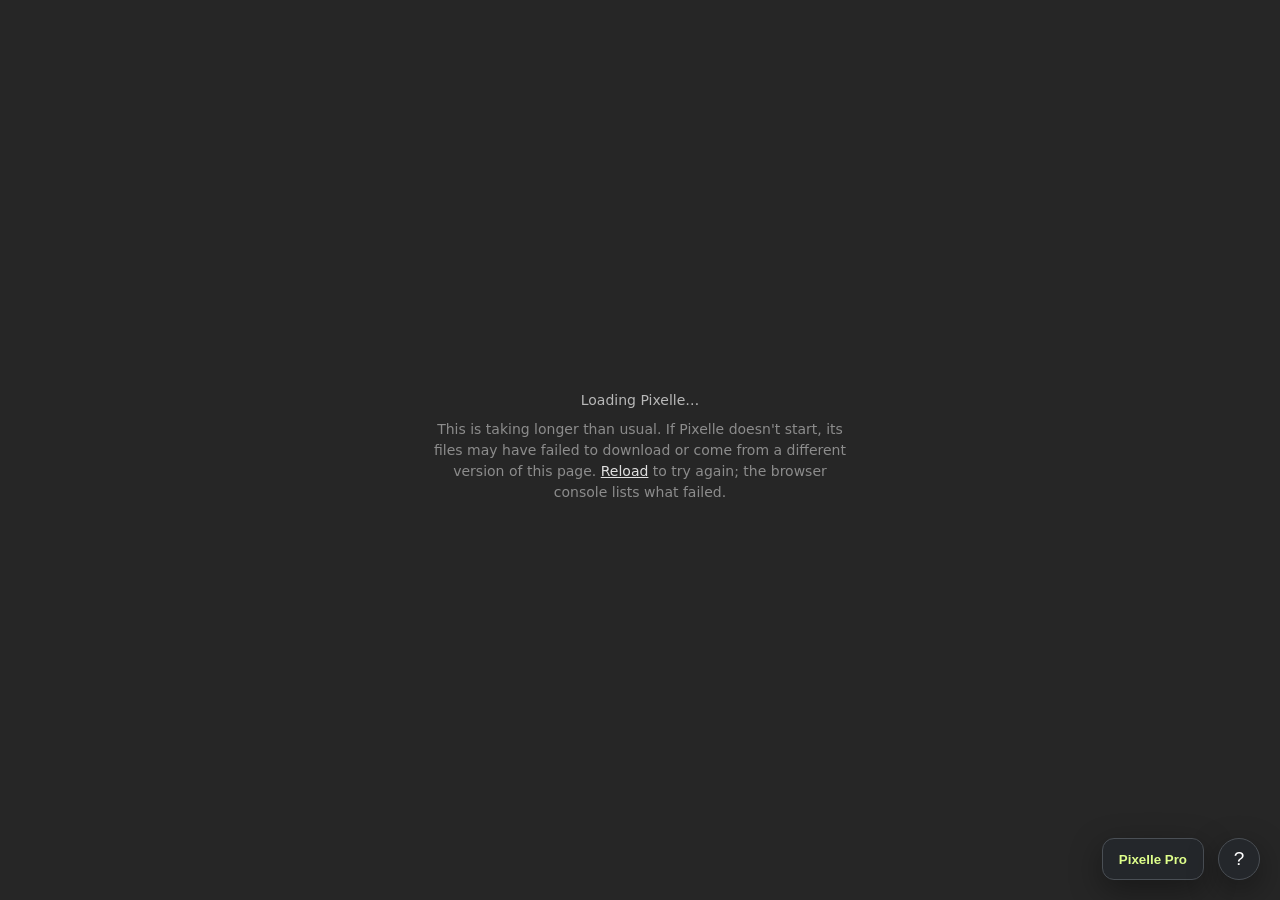
<file: apps/photocraft-web/index.html>
<!DOCTYPE html>
<html lang="ru">
<head>
  <meta charset="utf-8">
  <meta name="viewport" content="width=device-width, initial-scale=1, user-scalable=no">
  <meta name="theme-color" content="#11151a">
  <title>Pixelle</title>
  <link data-trunk rel="copy-file" href="../../assets/app-icon/pixelle.svg">
  <link data-trunk rel="copy-file" href="favicon.ico">
  <link data-trunk rel="copy-file" href="apple-touch-icon.png">
  <link data-trunk rel="copy-file" href="pixelle-32.png">
  <link data-trunk rel="copy-file" href="pixelle-192.png">
  <link data-trunk rel="copy-file" href="pixelle-512.png">
  <link data-trunk rel="copy-file" href="site.webmanifest">
  <link data-trunk rel="copy-file" href="commerce.css">
  <link data-trunk rel="copy-file" href="commerce.js">
  <link data-trunk rel="copy-file" href="landing.html">
  <link data-trunk rel="copy-file" href="landing.css">
  <link data-trunk rel="copy-file" href="landing.js">
  <link data-trunk rel="copy-file" href="pixelle-legal.css">
  <link data-trunk rel="copy-dir" href="legal">
  <link data-trunk rel="copy-file" href="pixelle-offer.html">
  <link data-trunk rel="copy-file" href="pixelle-rules.html">
  <link data-trunk rel="copy-file" href="pixelle-privacy.html">
  <link rel="icon" type="image/svg+xml" href="pixelle.svg">
  <link rel="icon" type="image/png" sizes="32x32" href="pixelle-32.png">
  <link rel="icon" href="favicon.ico" sizes="any">
  <link rel="apple-touch-icon" sizes="180x180" href="apple-touch-icon.png">
  <link rel="manifest" href="site.webmanifest">
  <link rel="stylesheet" href="commerce.css">
  <link rel="dns-prefetch" href="https://widget.cloudpayments.ru">
  <link rel="preconnect" href="https://widget.cloudpayments.ru" crossorigin>
  <link rel="preload" href="https://widget.cloudpayments.ru/bundles/cloudpayments.js" as="script">
  <link rel="dns-prefetch" href="https://mc.yandex.ru">
  <link rel="preconnect" href="https://mc.yandex.ru" crossorigin>
  <link data-trunk rel="rust" href="Cargo.toml" data-bin="photocraft-ml-worker" data-type="worker" data-loader-shim data-cargo-features="ml-worker" data-cargo-profile="wasm-release" data-wasm-opt="z" />
  <link data-trunk rel="rust" data-bin="photocraft-web" data-cargo-profile="wasm-release" data-cargo-features="heif" data-wasm-opt="z" data-weak-refs />
  <style>
    html, body { margin: 0; padding: 0; width: 100%; height: 100%; overflow: hidden; background: #262626; }
    #photocraft_canvas { position: absolute; inset: 0; width: 100%; height: 100%; display: block; }
    #photocraft_loading { position: absolute; inset: 0; display: flex; flex-direction: column; align-items: center; justify-content: center;
      padding: 0 16px; text-align: center; color: #b8b8b8; font: 14px system-ui, sans-serif; pointer-events: none; }
    #photocraft_loading p { margin: 0 0 8px; max-width: 420px; line-height: 1.5; }
    #photocraft_loading a { color: #e0e0e0; pointer-events: auto; }
    /* The app removes this element once it runs. If the WebAssembly never downloads or doesn't match
       this page, no Rust runs to say so, so the page itself shows what to do after a while. */
    #photocraft_stalled { color: #8c8c8c; visibility: hidden; animation: photocraft-stalled 0s 20s forwards; }
    @keyframes photocraft-stalled { to { visibility: visible; } }
  </style>
  <!-- Yandex.Metrika counter -->
  <script>
    (function(m,e,t,r,i,k,a){
      m[i]=m[i]||function(){(m[i].a=m[i].a||[]).push(arguments)};
      m[i].l=1*new Date();
      for (var j=0;j<document.scripts.length;j++){if(document.scripts[j].src===r){return;}}
      k=e.createElement(t),a=e.getElementsByTagName(t)[0],k.async=1,k.src=r,a.parentNode.insertBefore(k,a)
    })(window,document,"script","https://mc.yandex.ru/metrika/tag.js?id=113889832","ym");
    ym(113889832,"init",{ssr:true,webvisor:true,clickmap:true,ecommerce:"dataLayer",referrer:document.referrer,url:location.href,accurateTrackBounce:true,trackLinks:true});
  </script>
  <!-- /Yandex.Metrika counter -->
</head>
<body>
  <noscript><div><img src="https://mc.yandex.ru/watch/113889832" style="position:absolute;left:-9999px" alt=""></div></noscript>
  <canvas id="photocraft_canvas"></canvas>
  <div id="photocraft_loading">
    <p>Loading Pixelle&hellip;</p>
    <p id="photocraft_stalled">This is taking longer than usual. If Pixelle doesn't start, its files may have failed to
      download or come from a different version of this page. <a href="">Reload</a> to try again; the browser
      console lists what failed.</p>
  </div>
  <script src="commerce.js" defer></script>
</body>
</html>
</file>
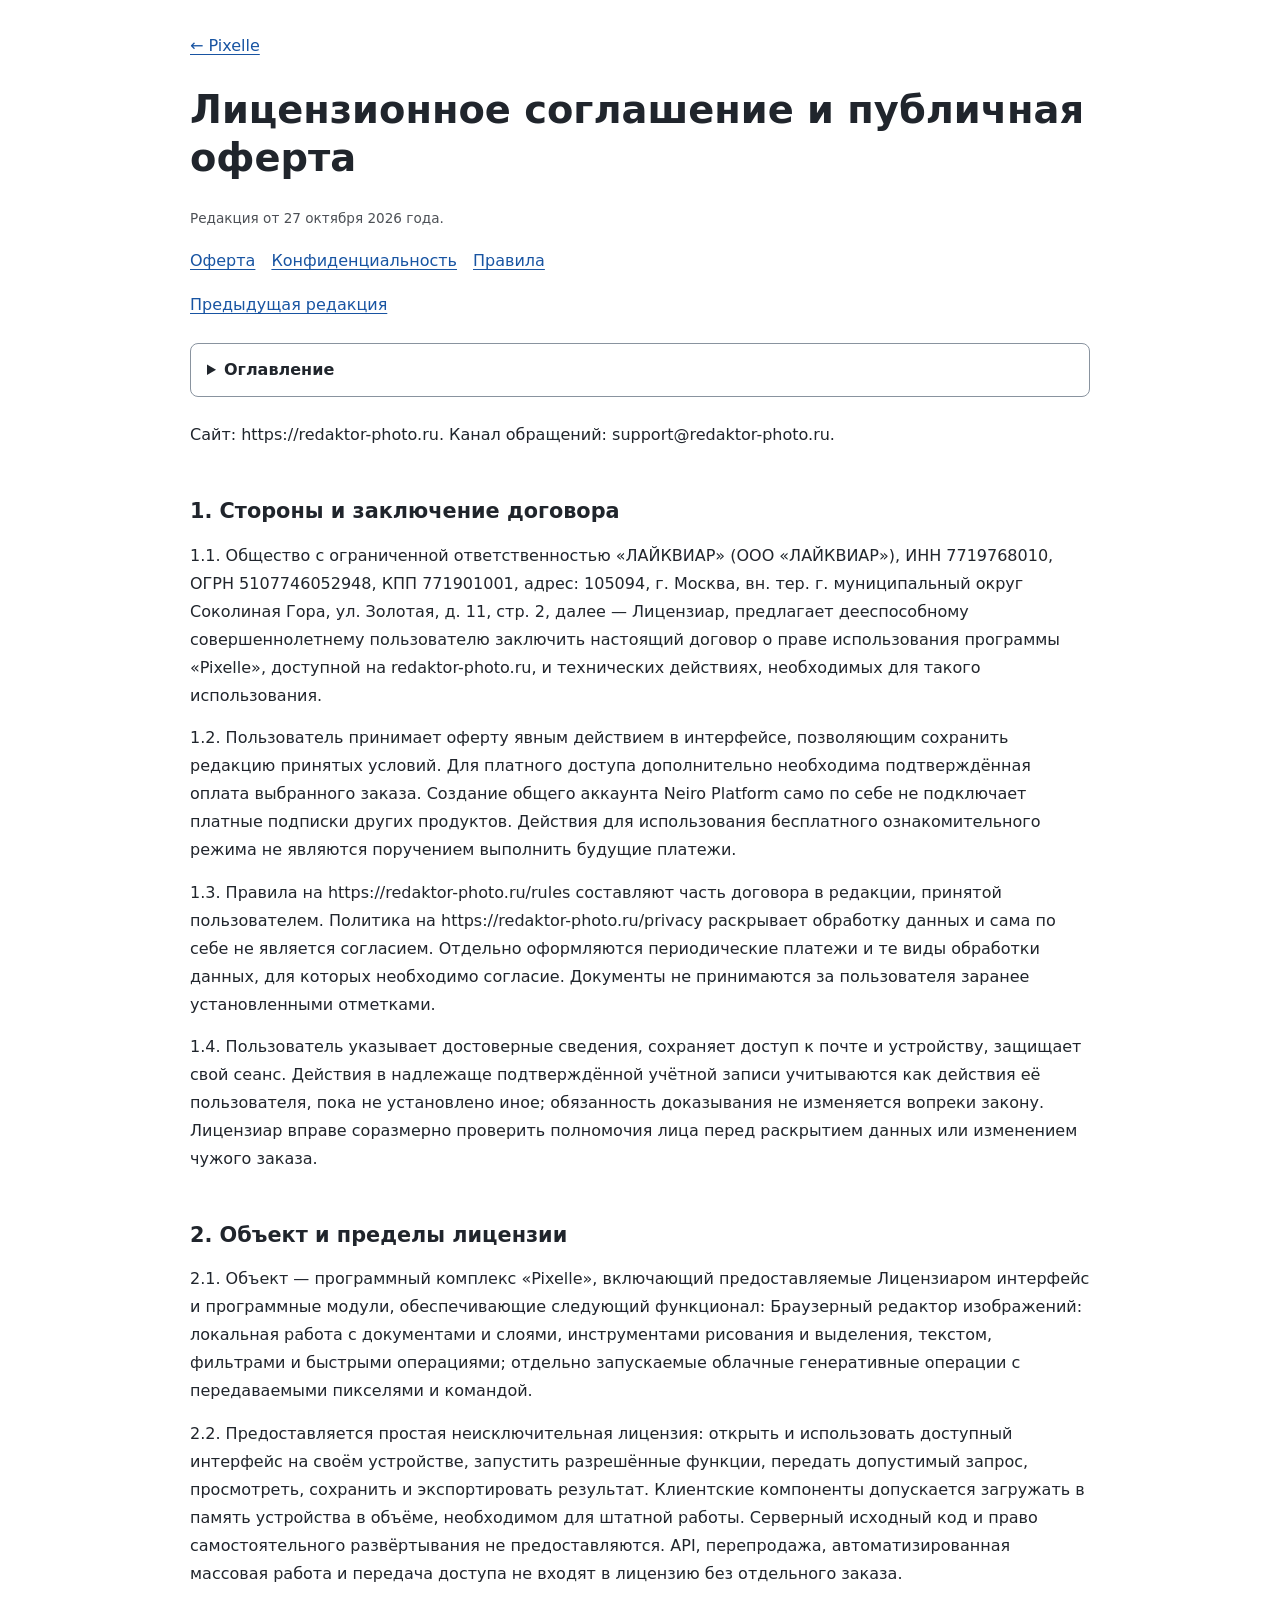
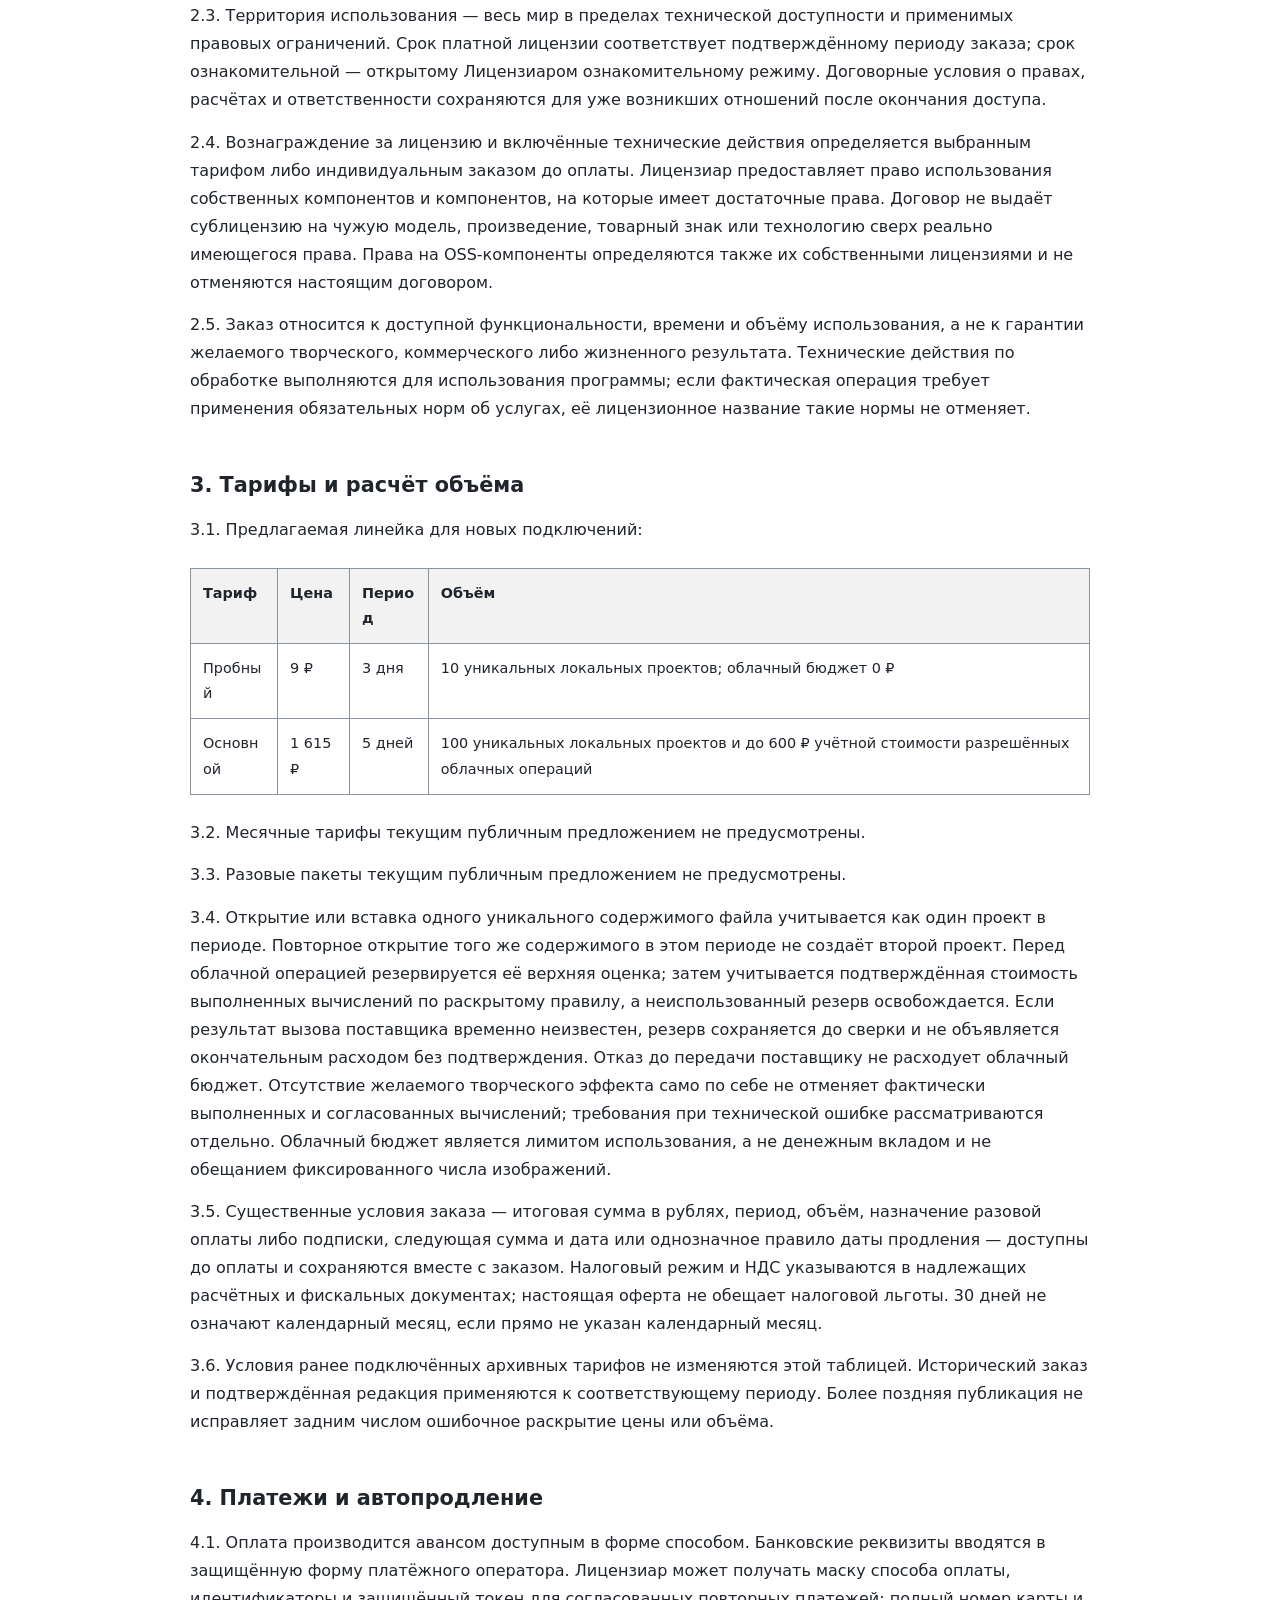
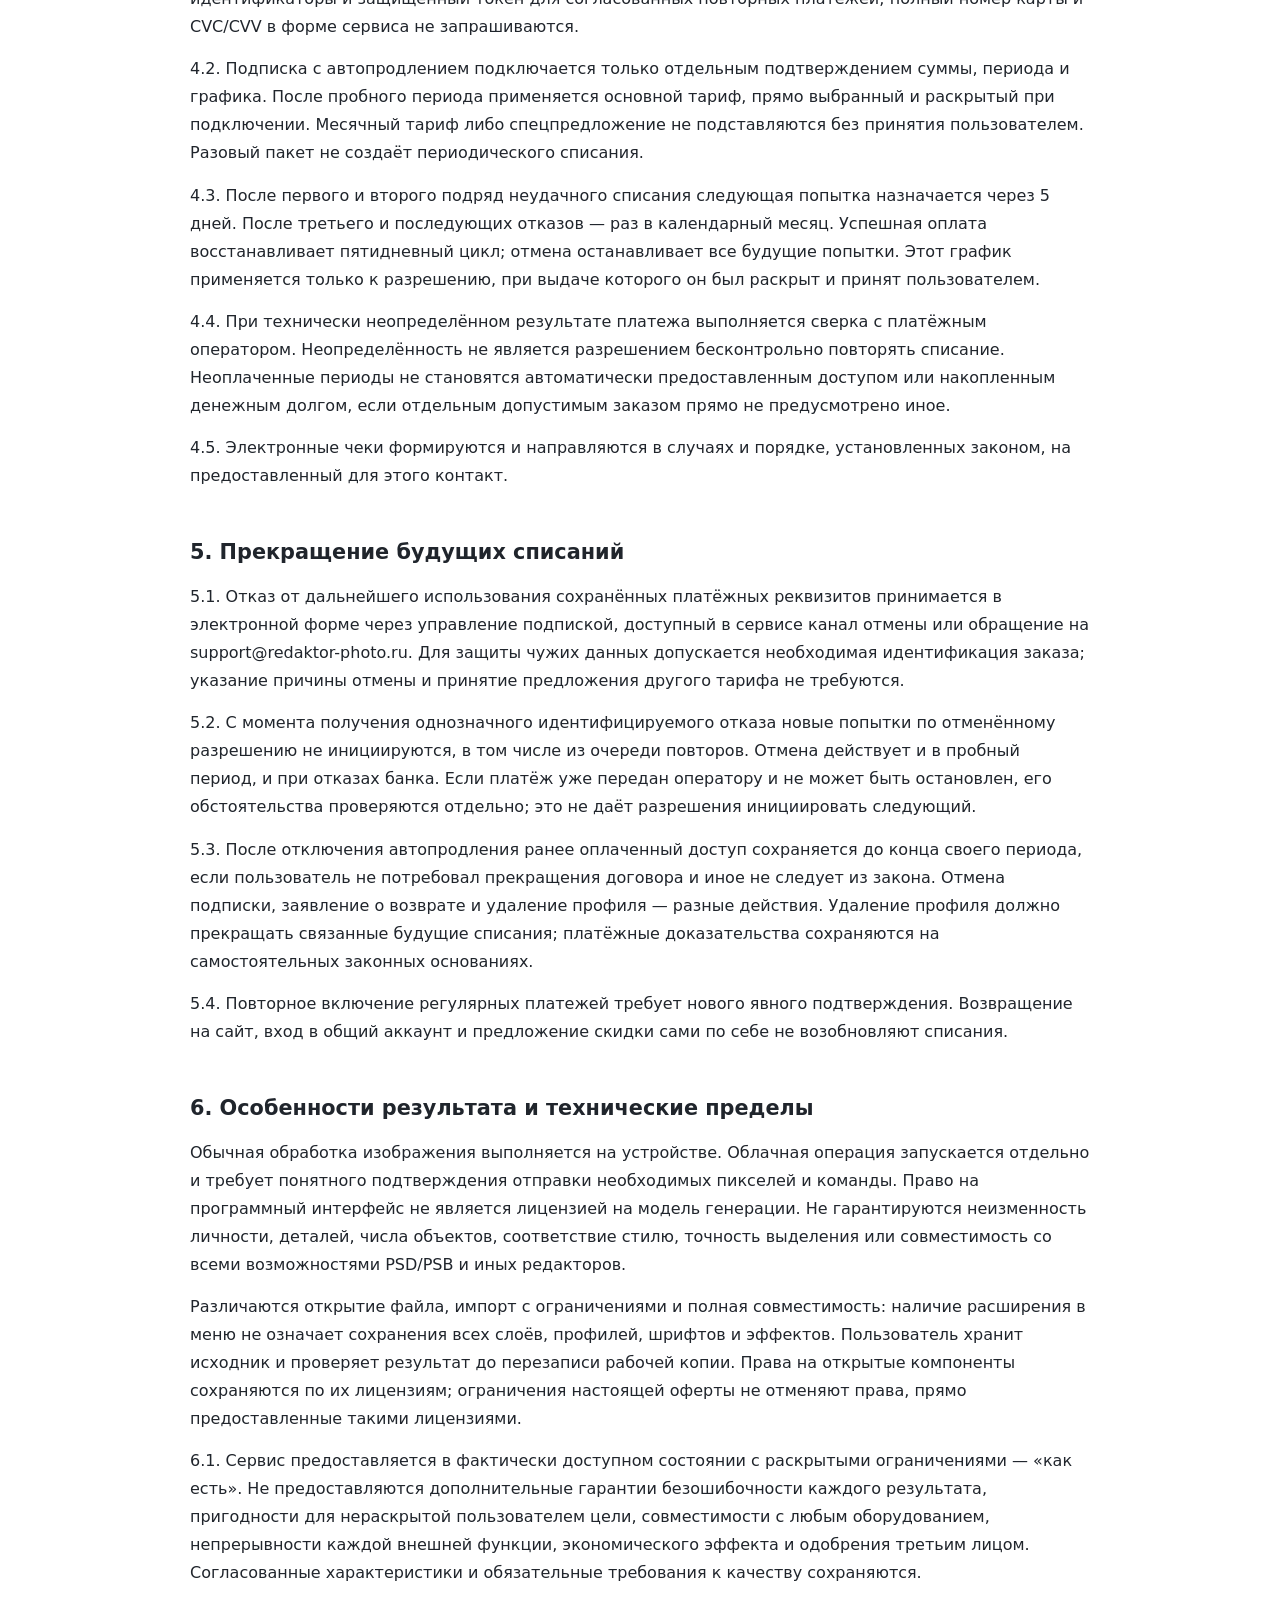
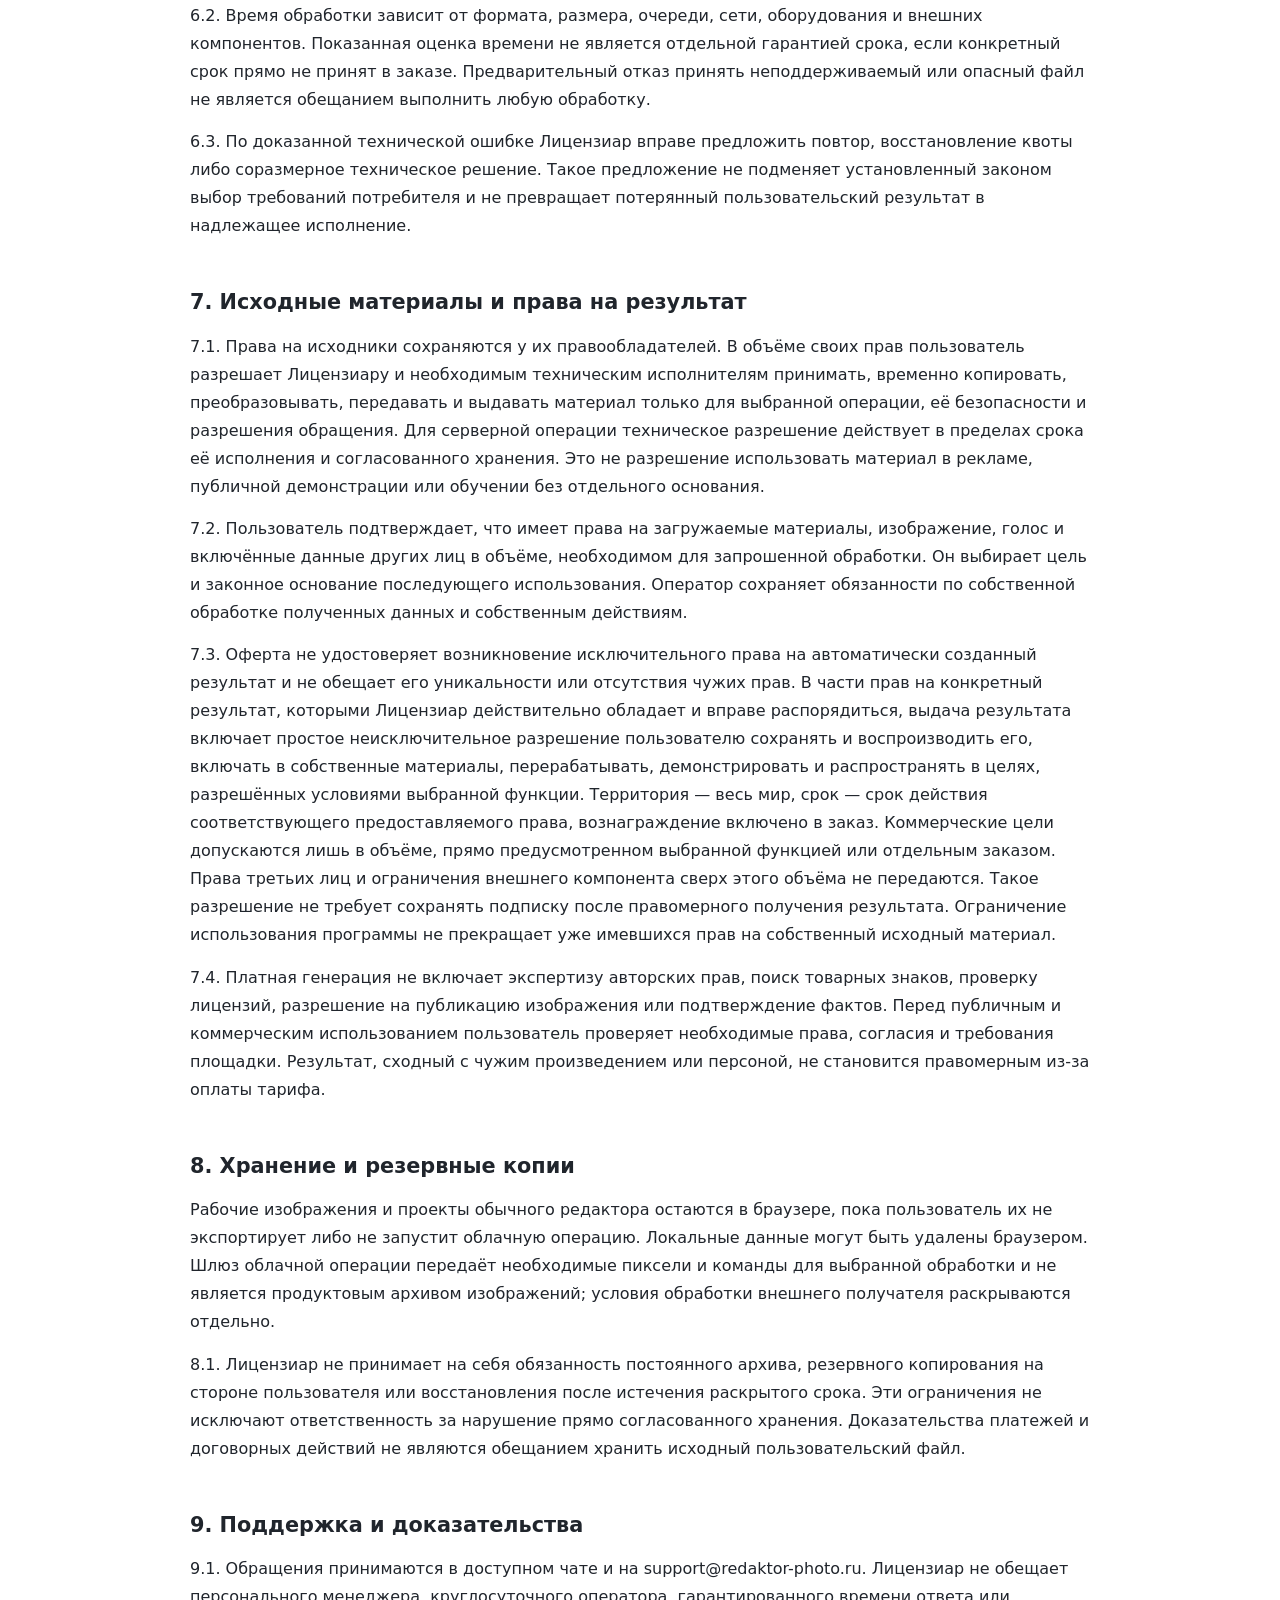
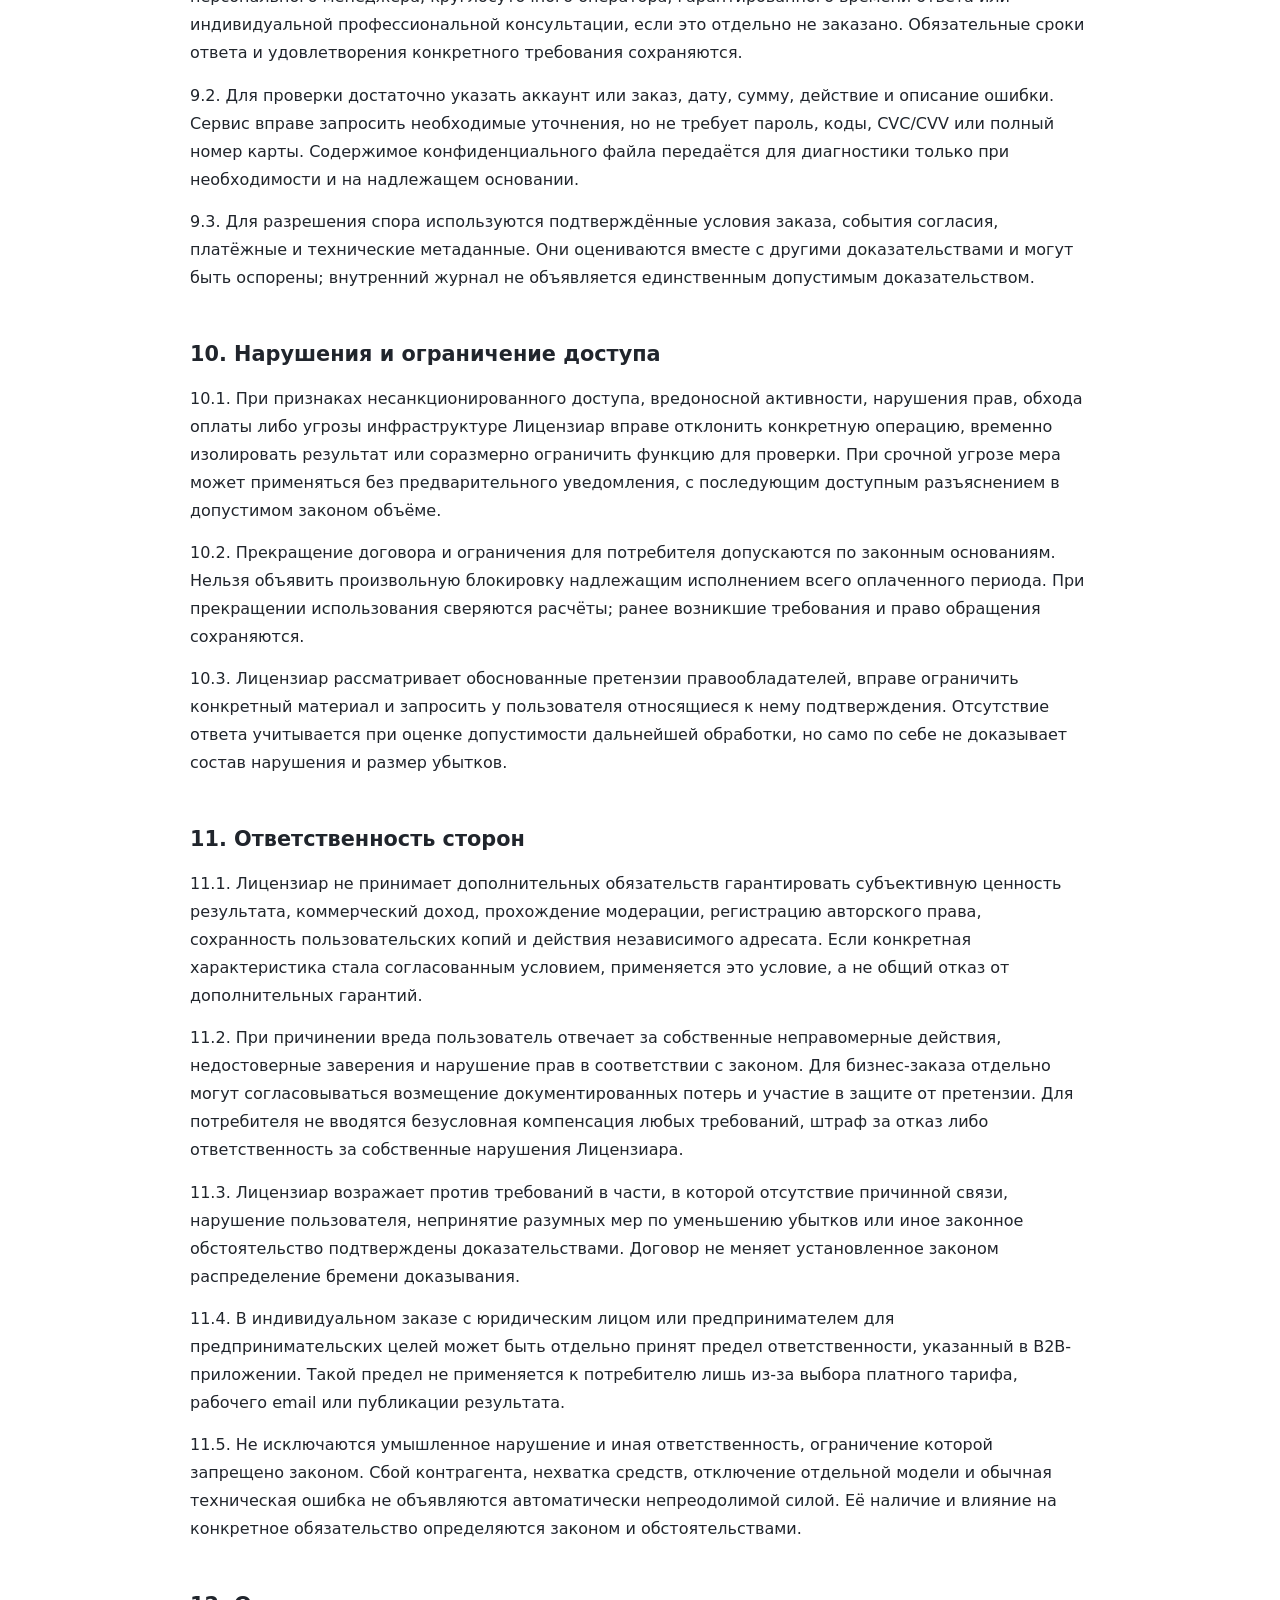
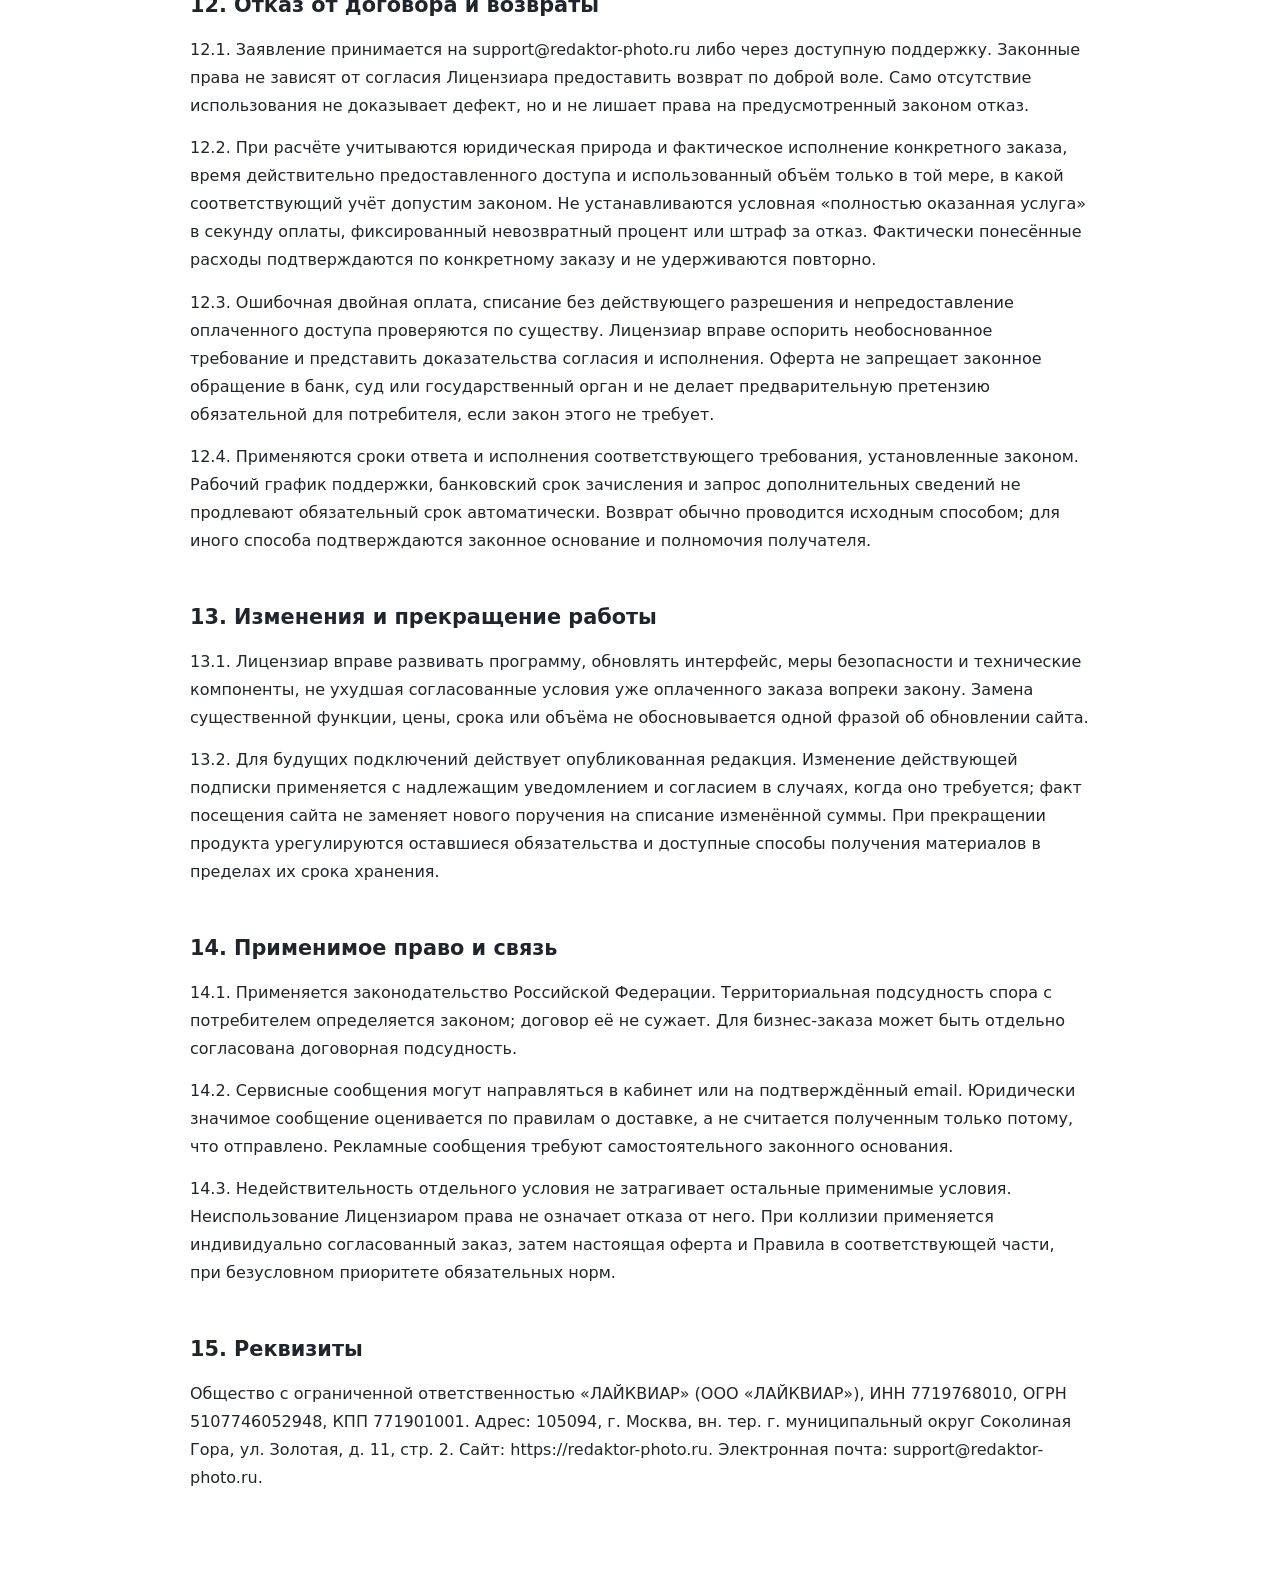
<file: apps/photocraft-web/legal/2026-10-27/offer.html>
<!doctype html>
<html lang="ru"><head><meta charset="utf-8"><meta name="viewport" content="width=device-width,initial-scale=1"><meta name="legal-version" content="offer-2026-10-27-a03249ff9231"><title>Лицензионное соглашение и публичная оферта — Pixelle</title><link rel="stylesheet" href="legal.css"></head><body><main class="legal-text" data-legal-version="offer-2026-10-27-a03249ff9231"><a href="/">← Pixelle</a><h1>Лицензионное соглашение и публичная оферта</h1><p class="legal-version">Редакция от 27 октября 2026 года.</p><nav aria-label="Юридические документы"><a href="/offer" aria-current="page">Оферта</a><a href="/privacy">Конфиденциальность</a><a href="/rules">Правила</a></nav><p><a href="../archive/before-2026-10-27/offer.html">Предыдущая редакция</a></p><details><summary>Оглавление</summary><ol><li><a href="#section-1">1. Стороны и заключение договора</a></li><li><a href="#section-2">2. Объект и пределы лицензии</a></li><li><a href="#section-3">3. Тарифы и расчёт объёма</a></li><li><a href="#section-4">4. Платежи и автопродление</a></li><li><a href="#section-5">5. Прекращение будущих списаний</a></li><li><a href="#section-6">6. Особенности результата и технические пределы</a></li><li><a href="#section-7">7. Исходные материалы и права на результат</a></li><li><a href="#section-8">8. Хранение и резервные копии</a></li><li><a href="#section-9">9. Поддержка и доказательства</a></li><li><a href="#section-10">10. Нарушения и ограничение доступа</a></li><li><a href="#section-11">11. Ответственность сторон</a></li><li><a href="#section-12">12. Отказ от договора и возвраты</a></li><li><a href="#section-13">13. Изменения и прекращение работы</a></li><li><a href="#section-14">14. Применимое право и связь</a></li><li><a href="#section-15">15. Реквизиты</a></li></ol></details>
<p>Сайт: https://redaktor-photo.ru. Канал обращений: support@redaktor-photo.ru.</p>
<h2 id="section-1">1. Стороны и заключение договора</h2>
<p>1.1. Общество с ограниченной ответственностью «ЛАЙКВИАР» (ООО «ЛАЙКВИАР»), ИНН 7719768010, ОГРН 5107746052948, КПП 771901001, адрес: 105094, г. Москва, вн. тер. г. муниципальный округ Соколиная Гора, ул. Золотая, д. 11, стр. 2, далее — Лицензиар, предлагает дееспособному совершеннолетнему пользователю заключить настоящий договор о праве использования программы «Pixelle», доступной на redaktor-photo.ru, и технических действиях, необходимых для такого использования.</p>
<p>1.2. Пользователь принимает оферту явным действием в интерфейсе, позволяющим сохранить редакцию принятых условий. Для платного доступа дополнительно необходима подтверждённая оплата выбранного заказа. Создание общего аккаунта Neiro Platform само по себе не подключает платные подписки других продуктов. Действия для использования бесплатного ознакомительного режима не являются поручением выполнить будущие платежи.</p>
<p>1.3. Правила на https://redaktor-photo.ru/rules составляют часть договора в редакции, принятой пользователем. Политика на https://redaktor-photo.ru/privacy раскрывает обработку данных и сама по себе не является согласием. Отдельно оформляются периодические платежи и те виды обработки данных, для которых необходимо согласие. Документы не принимаются за пользователя заранее установленными отметками.</p>
<p>1.4. Пользователь указывает достоверные сведения, сохраняет доступ к почте и устройству, защищает свой сеанс. Действия в надлежаще подтверждённой учётной записи учитываются как действия её пользователя, пока не установлено иное; обязанность доказывания не изменяется вопреки закону. Лицензиар вправе соразмерно проверить полномочия лица перед раскрытием данных или изменением чужого заказа.</p>
<h2 id="section-2">2. Объект и пределы лицензии</h2>
<p>2.1. Объект — программный комплекс «Pixelle», включающий предоставляемые Лицензиаром интерфейс и программные модули, обеспечивающие следующий функционал: Браузерный редактор изображений: локальная работа с документами и слоями, инструментами рисования и выделения, текстом, фильтрами и быстрыми операциями; отдельно запускаемые облачные генеративные операции с передаваемыми пикселями и командой.</p>
<p>2.2. Предоставляется простая неисключительная лицензия: открыть и использовать доступный интерфейс на своём устройстве, запустить разрешённые функции, передать допустимый запрос, просмотреть, сохранить и экспортировать результат. Клиентские компоненты допускается загружать в память устройства в объёме, необходимом для штатной работы. Серверный исходный код и право самостоятельного развёртывания не предоставляются. API, перепродажа, автоматизированная массовая работа и передача доступа не входят в лицензию без отдельного заказа.</p>
<p>2.3. Территория использования — весь мир в пределах технической доступности и применимых правовых ограничений. Срок платной лицензии соответствует подтверждённому периоду заказа; срок ознакомительной — открытому Лицензиаром ознакомительному режиму. Договорные условия о правах, расчётах и ответственности сохраняются для уже возникших отношений после окончания доступа.</p>
<p>2.4. Вознаграждение за лицензию и включённые технические действия определяется выбранным тарифом либо индивидуальным заказом до оплаты. Лицензиар предоставляет право использования собственных компонентов и компонентов, на которые имеет достаточные права. Договор не выдаёт сублицензию на чужую модель, произведение, товарный знак или технологию сверх реально имеющегося права. Права на OSS-компоненты определяются также их собственными лицензиями и не отменяются настоящим договором.</p>
<p>2.5. Заказ относится к доступной функциональности, времени и объёму использования, а не к гарантии желаемого творческого, коммерческого либо жизненного результата. Технические действия по обработке выполняются для использования программы; если фактическая операция требует применения обязательных норм об услугах, её лицензионное название такие нормы не отменяет.</p>
<h2 id="section-3">3. Тарифы и расчёт объёма</h2>
<p>3.1. Предлагаемая линейка для новых подключений:</p>
<div class="legal-table" role="region" aria-label="Таблица условий" tabindex="0"><table><thead><tr><th scope="col">Тариф</th><th scope="col">Цена</th><th scope="col">Период</th><th scope="col">Объём</th></tr></thead><tbody><tr><td>Пробный</td><td>9 ₽</td><td>3 дня</td><td>10 уникальных локальных проектов; облачный бюджет 0 ₽</td></tr><tr><td>Основной</td><td>1 615 ₽</td><td>5 дней</td><td>100 уникальных локальных проектов и до 600 ₽ учётной стоимости разрешённых облачных операций</td></tr></tbody></table></div>
<p>3.2. Месячные тарифы текущим публичным предложением не предусмотрены.</p>
<p>3.3. Разовые пакеты текущим публичным предложением не предусмотрены.</p>
<p>3.4. Открытие или вставка одного уникального содержимого файла учитывается как один проект в периоде. Повторное открытие того же содержимого в этом периоде не создаёт второй проект. Перед облачной операцией резервируется её верхняя оценка; затем учитывается подтверждённая стоимость выполненных вычислений по раскрытому правилу, а неиспользованный резерв освобождается. Если результат вызова поставщика временно неизвестен, резерв сохраняется до сверки и не объявляется окончательным расходом без подтверждения. Отказ до передачи поставщику не расходует облачный бюджет. Отсутствие желаемого творческого эффекта само по себе не отменяет фактически выполненных и согласованных вычислений; требования при технической ошибке рассматриваются отдельно. Облачный бюджет является лимитом использования, а не денежным вкладом и не обещанием фиксированного числа изображений.</p>
<p>3.5. Существенные условия заказа — итоговая сумма в рублях, период, объём, назначение разовой оплаты либо подписки, следующая сумма и дата или однозначное правило даты продления — доступны до оплаты и сохраняются вместе с заказом. Налоговый режим и НДС указываются в надлежащих расчётных и фискальных документах; настоящая оферта не обещает налоговой льготы. 30 дней не означают календарный месяц, если прямо не указан календарный месяц.</p>
<p>3.6. Условия ранее подключённых архивных тарифов не изменяются этой таблицей. Исторический заказ и подтверждённая редакция применяются к соответствующему периоду. Более поздняя публикация не исправляет задним числом ошибочное раскрытие цены или объёма.</p>
<h2 id="section-4">4. Платежи и автопродление</h2>
<p>4.1. Оплата производится авансом доступным в форме способом. Банковские реквизиты вводятся в защищённую форму платёжного оператора. Лицензиар может получать маску способа оплаты, идентификаторы и защищённый токен для согласованных повторных платежей; полный номер карты и CVC/CVV в форме сервиса не запрашиваются.</p>
<p>4.2. Подписка с автопродлением подключается только отдельным подтверждением суммы, периода и графика. После пробного периода применяется основной тариф, прямо выбранный и раскрытый при подключении. Месячный тариф либо спецпредложение не подставляются без принятия пользователем. Разовый пакет не создаёт периодического списания.</p>
<p>4.3. После первого и второго подряд неудачного списания следующая попытка назначается через 5 дней. После третьего и последующих отказов — раз в календарный месяц. Успешная оплата восстанавливает пятидневный цикл; отмена останавливает все будущие попытки. Этот график применяется только к разрешению, при выдаче которого он был раскрыт и принят пользователем.</p>
<p>4.4. При технически неопределённом результате платежа выполняется сверка с платёжным оператором. Неопределённость не является разрешением бесконтрольно повторять списание. Неоплаченные периоды не становятся автоматически предоставленным доступом или накопленным денежным долгом, если отдельным допустимым заказом прямо не предусмотрено иное.</p>
<p>4.5. Электронные чеки формируются и направляются в случаях и порядке, установленных законом, на предоставленный для этого контакт.</p>
<h2 id="section-5">5. Прекращение будущих списаний</h2>
<p>5.1. Отказ от дальнейшего использования сохранённых платёжных реквизитов принимается в электронной форме через управление подпиской, доступный в сервисе канал отмены или обращение на support@redaktor-photo.ru. Для защиты чужих данных допускается необходимая идентификация заказа; указание причины отмены и принятие предложения другого тарифа не требуются.</p>
<p>5.2. С момента получения однозначного идентифицируемого отказа новые попытки по отменённому разрешению не инициируются, в том числе из очереди повторов. Отмена действует и в пробный период, и при отказах банка. Если платёж уже передан оператору и не может быть остановлен, его обстоятельства проверяются отдельно; это не даёт разрешения инициировать следующий.</p>
<p>5.3. После отключения автопродления ранее оплаченный доступ сохраняется до конца своего периода, если пользователь не потребовал прекращения договора и иное не следует из закона. Отмена подписки, заявление о возврате и удаление профиля — разные действия. Удаление профиля должно прекращать связанные будущие списания; платёжные доказательства сохраняются на самостоятельных законных основаниях.</p>
<p>5.4. Повторное включение регулярных платежей требует нового явного подтверждения. Возвращение на сайт, вход в общий аккаунт и предложение скидки сами по себе не возобновляют списания.</p>
<h2 id="section-6">6. Особенности результата и технические пределы</h2>
<p>Обычная обработка изображения выполняется на устройстве. Облачная операция запускается отдельно и требует понятного подтверждения отправки необходимых пикселей и команды. Право на программный интерфейс не является лицензией на модель генерации. Не гарантируются неизменность личности, деталей, числа объектов, соответствие стилю, точность выделения или совместимость со всеми возможностями PSD/PSB и иных редакторов.</p>
<p>Различаются открытие файла, импорт с ограничениями и полная совместимость: наличие расширения в меню не означает сохранения всех слоёв, профилей, шрифтов и эффектов. Пользователь хранит исходник и проверяет результат до перезаписи рабочей копии. Права на открытые компоненты сохраняются по их лицензиям; ограничения настоящей оферты не отменяют права, прямо предоставленные такими лицензиями.</p>
<p>6.1. Сервис предоставляется в фактически доступном состоянии с раскрытыми ограничениями — «как есть». Не предоставляются дополнительные гарантии безошибочности каждого результата, пригодности для нераскрытой пользователем цели, совместимости с любым оборудованием, непрерывности каждой внешней функции, экономического эффекта и одобрения третьим лицом. Согласованные характеристики и обязательные требования к качеству сохраняются.</p>
<p>6.2. Время обработки зависит от формата, размера, очереди, сети, оборудования и внешних компонентов. Показанная оценка времени не является отдельной гарантией срока, если конкретный срок прямо не принят в заказе. Предварительный отказ принять неподдерживаемый или опасный файл не является обещанием выполнить любую обработку.</p>
<p>6.3. По доказанной технической ошибке Лицензиар вправе предложить повтор, восстановление квоты либо соразмерное техническое решение. Такое предложение не подменяет установленный законом выбор требований потребителя и не превращает потерянный пользовательский результат в надлежащее исполнение.</p>
<h2 id="section-7">7. Исходные материалы и права на результат</h2>
<p>7.1. Права на исходники сохраняются у их правообладателей. В объёме своих прав пользователь разрешает Лицензиару и необходимым техническим исполнителям принимать, временно копировать, преобразовывать, передавать и выдавать материал только для выбранной операции, её безопасности и разрешения обращения. Для серверной операции техническое разрешение действует в пределах срока её исполнения и согласованного хранения. Это не разрешение использовать материал в рекламе, публичной демонстрации или обучении без отдельного основания.</p>
<p>7.2. Пользователь подтверждает, что имеет права на загружаемые материалы, изображение, голос и включённые данные других лиц в объёме, необходимом для запрошенной обработки. Он выбирает цель и законное основание последующего использования. Оператор сохраняет обязанности по собственной обработке полученных данных и собственным действиям.</p>
<p>7.3. Оферта не удостоверяет возникновение исключительного права на автоматически созданный результат и не обещает его уникальности или отсутствия чужих прав. В части прав на конкретный результат, которыми Лицензиар действительно обладает и вправе распорядиться, выдача результата включает простое неисключительное разрешение пользователю сохранять и воспроизводить его, включать в собственные материалы, перерабатывать, демонстрировать и распространять в целях, разрешённых условиями выбранной функции. Территория — весь мир, срок — срок действия соответствующего предоставляемого права, вознаграждение включено в заказ. Коммерческие цели допускаются лишь в объёме, прямо предусмотренном выбранной функцией или отдельным заказом. Права третьих лиц и ограничения внешнего компонента сверх этого объёма не передаются. Такое разрешение не требует сохранять подписку после правомерного получения результата. Ограничение использования программы не прекращает уже имевшихся прав на собственный исходный материал.</p>
<p>7.4. Платная генерация не включает экспертизу авторских прав, поиск товарных знаков, проверку лицензий, разрешение на публикацию изображения или подтверждение фактов. Перед публичным и коммерческим использованием пользователь проверяет необходимые права, согласия и требования площадки. Результат, сходный с чужим произведением или персоной, не становится правомерным из-за оплаты тарифа.</p>
<h2 id="section-8">8. Хранение и резервные копии</h2>
<p>Рабочие изображения и проекты обычного редактора остаются в браузере, пока пользователь их не экспортирует либо не запустит облачную операцию. Локальные данные могут быть удалены браузером. Шлюз облачной операции передаёт необходимые пиксели и команды для выбранной обработки и не является продуктовым архивом изображений; условия обработки внешнего получателя раскрываются отдельно.</p>
<p>8.1. Лицензиар не принимает на себя обязанность постоянного архива, резервного копирования на стороне пользователя или восстановления после истечения раскрытого срока. Эти ограничения не исключают ответственность за нарушение прямо согласованного хранения. Доказательства платежей и договорных действий не являются обещанием хранить исходный пользовательский файл.</p>
<h2 id="section-9">9. Поддержка и доказательства</h2>
<p>9.1. Обращения принимаются в доступном чате и на support@redaktor-photo.ru. Лицензиар не обещает персонального менеджера, круглосуточного оператора, гарантированного времени ответа или индивидуальной профессиональной консультации, если это отдельно не заказано. Обязательные сроки ответа и удовлетворения конкретного требования сохраняются.</p>
<p>9.2. Для проверки достаточно указать аккаунт или заказ, дату, сумму, действие и описание ошибки. Сервис вправе запросить необходимые уточнения, но не требует пароль, коды, CVC/CVV или полный номер карты. Содержимое конфиденциального файла передаётся для диагностики только при необходимости и на надлежащем основании.</p>
<p>9.3. Для разрешения спора используются подтверждённые условия заказа, события согласия, платёжные и технические метаданные. Они оцениваются вместе с другими доказательствами и могут быть оспорены; внутренний журнал не объявляется единственным допустимым доказательством.</p>
<h2 id="section-10">10. Нарушения и ограничение доступа</h2>
<p>10.1. При признаках несанкционированного доступа, вредоносной активности, нарушения прав, обхода оплаты либо угрозы инфраструктуре Лицензиар вправе отклонить конкретную операцию, временно изолировать результат или соразмерно ограничить функцию для проверки. При срочной угрозе мера может применяться без предварительного уведомления, с последующим доступным разъяснением в допустимом законом объёме.</p>
<p>10.2. Прекращение договора и ограничения для потребителя допускаются по законным основаниям. Нельзя объявить произвольную блокировку надлежащим исполнением всего оплаченного периода. При прекращении использования сверяются расчёты; ранее возникшие требования и право обращения сохраняются.</p>
<p>10.3. Лицензиар рассматривает обоснованные претензии правообладателей, вправе ограничить конкретный материал и запросить у пользователя относящиеся к нему подтверждения. Отсутствие ответа учитывается при оценке допустимости дальнейшей обработки, но само по себе не доказывает состав нарушения и размер убытков.</p>
<h2 id="section-11">11. Ответственность сторон</h2>
<p>11.1. Лицензиар не принимает дополнительных обязательств гарантировать субъективную ценность результата, коммерческий доход, прохождение модерации, регистрацию авторского права, сохранность пользовательских копий и действия независимого адресата. Если конкретная характеристика стала согласованным условием, применяется это условие, а не общий отказ от дополнительных гарантий.</p>
<p>11.2. При причинении вреда пользователь отвечает за собственные неправомерные действия, недостоверные заверения и нарушение прав в соответствии с законом. Для бизнес-заказа отдельно могут согласовываться возмещение документированных потерь и участие в защите от претензии. Для потребителя не вводятся безусловная компенсация любых требований, штраф за отказ либо ответственность за собственные нарушения Лицензиара.</p>
<p>11.3. Лицензиар возражает против требований в части, в которой отсутствие причинной связи, нарушение пользователя, непринятие разумных мер по уменьшению убытков или иное законное обстоятельство подтверждены доказательствами. Договор не меняет установленное законом распределение бремени доказывания.</p>
<p>11.4. В индивидуальном заказе с юридическим лицом или предпринимателем для предпринимательских целей может быть отдельно принят предел ответственности, указанный в B2B-приложении. Такой предел не применяется к потребителю лишь из-за выбора платного тарифа, рабочего email или публикации результата.</p>
<p>11.5. Не исключаются умышленное нарушение и иная ответственность, ограничение которой запрещено законом. Сбой контрагента, нехватка средств, отключение отдельной модели и обычная техническая ошибка не объявляются автоматически непреодолимой силой. Её наличие и влияние на конкретное обязательство определяются законом и обстоятельствами.</p>
<h2 id="section-12">12. Отказ от договора и возвраты</h2>
<p>12.1. Заявление принимается на support@redaktor-photo.ru либо через доступную поддержку. Законные права не зависят от согласия Лицензиара предоставить возврат по доброй воле. Само отсутствие использования не доказывает дефект, но и не лишает права на предусмотренный законом отказ.</p>
<p>12.2. При расчёте учитываются юридическая природа и фактическое исполнение конкретного заказа, время действительно предоставленного доступа и использованный объём только в той мере, в какой соответствующий учёт допустим законом. Не устанавливаются условная «полностью оказанная услуга» в секунду оплаты, фиксированный невозвратный процент или штраф за отказ. Фактически понесённые расходы подтверждаются по конкретному заказу и не удерживаются повторно.</p>
<p>12.3. Ошибочная двойная оплата, списание без действующего разрешения и непредоставление оплаченного доступа проверяются по существу. Лицензиар вправе оспорить необоснованное требование и представить доказательства согласия и исполнения. Оферта не запрещает законное обращение в банк, суд или государственный орган и не делает предварительную претензию обязательной для потребителя, если закон этого не требует.</p>
<p>12.4. Применяются сроки ответа и исполнения соответствующего требования, установленные законом. Рабочий график поддержки, банковский срок зачисления и запрос дополнительных сведений не продлевают обязательный срок автоматически. Возврат обычно проводится исходным способом; для иного способа подтверждаются законное основание и полномочия получателя.</p>
<h2 id="section-13">13. Изменения и прекращение работы</h2>
<p>13.1. Лицензиар вправе развивать программу, обновлять интерфейс, меры безопасности и технические компоненты, не ухудшая согласованные условия уже оплаченного заказа вопреки закону. Замена существенной функции, цены, срока или объёма не обосновывается одной фразой об обновлении сайта.</p>
<p>13.2. Для будущих подключений действует опубликованная редакция. Изменение действующей подписки применяется с надлежащим уведомлением и согласием в случаях, когда оно требуется; факт посещения сайта не заменяет нового поручения на списание изменённой суммы. При прекращении продукта урегулируются оставшиеся обязательства и доступные способы получения материалов в пределах их срока хранения.</p>
<h2 id="section-14">14. Применимое право и связь</h2>
<p>14.1. Применяется законодательство Российской Федерации. Территориальная подсудность спора с потребителем определяется законом; договор её не сужает. Для бизнес-заказа может быть отдельно согласована договорная подсудность.</p>
<p>14.2. Сервисные сообщения могут направляться в кабинет или на подтверждённый email. Юридически значимое сообщение оценивается по правилам о доставке, а не считается полученным только потому, что отправлено. Рекламные сообщения требуют самостоятельного законного основания.</p>
<p>14.3. Недействительность отдельного условия не затрагивает остальные применимые условия. Неиспользование Лицензиаром права не означает отказа от него. При коллизии применяется индивидуально согласованный заказ, затем настоящая оферта и Правила в соответствующей части, при безусловном приоритете обязательных норм.</p>
<h2 id="section-15">15. Реквизиты</h2>
<p>Общество с ограниченной ответственностью «ЛАЙКВИАР» (ООО «ЛАЙКВИАР»), ИНН 7719768010, ОГРН 5107746052948, КПП 771901001. Адрес: 105094, г. Москва, вн. тер. г. муниципальный округ Соколиная Гора, ул. Золотая, д. 11, стр. 2. Сайт: https://redaktor-photo.ru. Электронная почта: support@redaktor-photo.ru.</p></main></body></html>
</file>
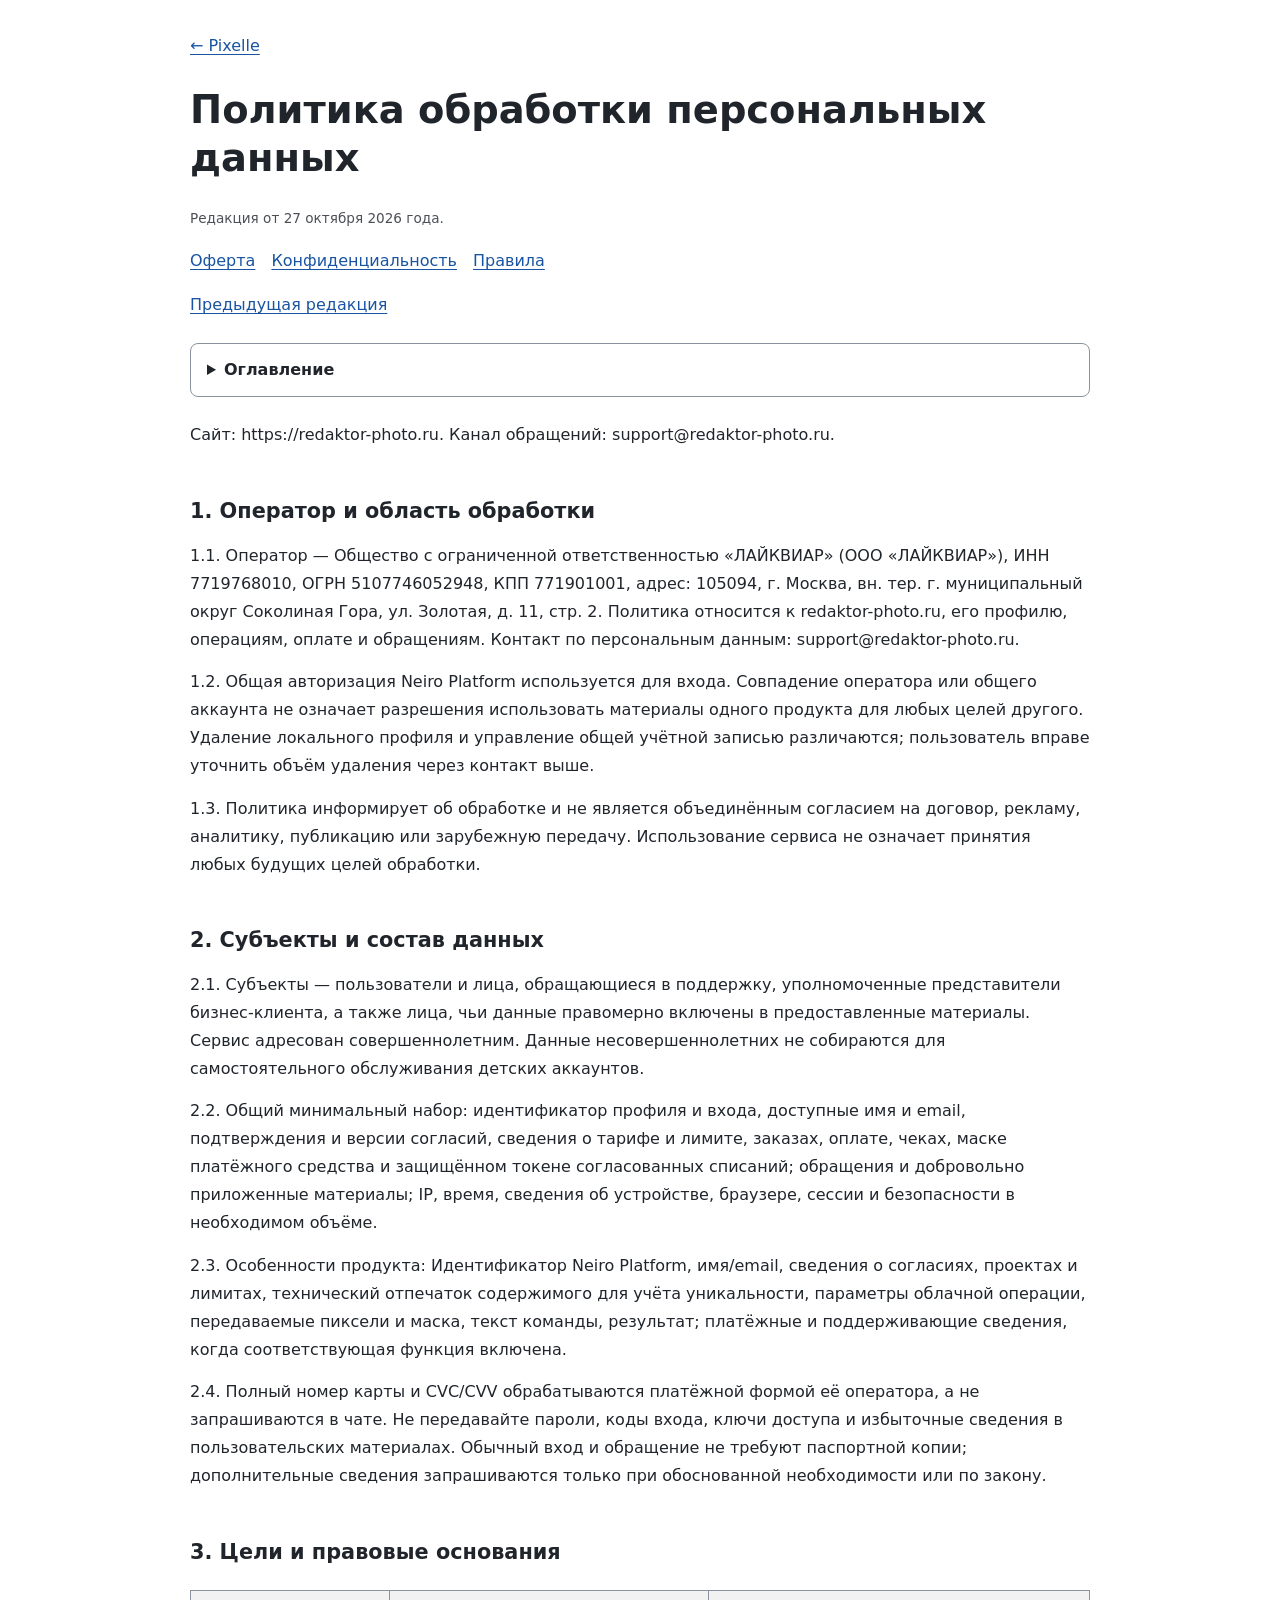
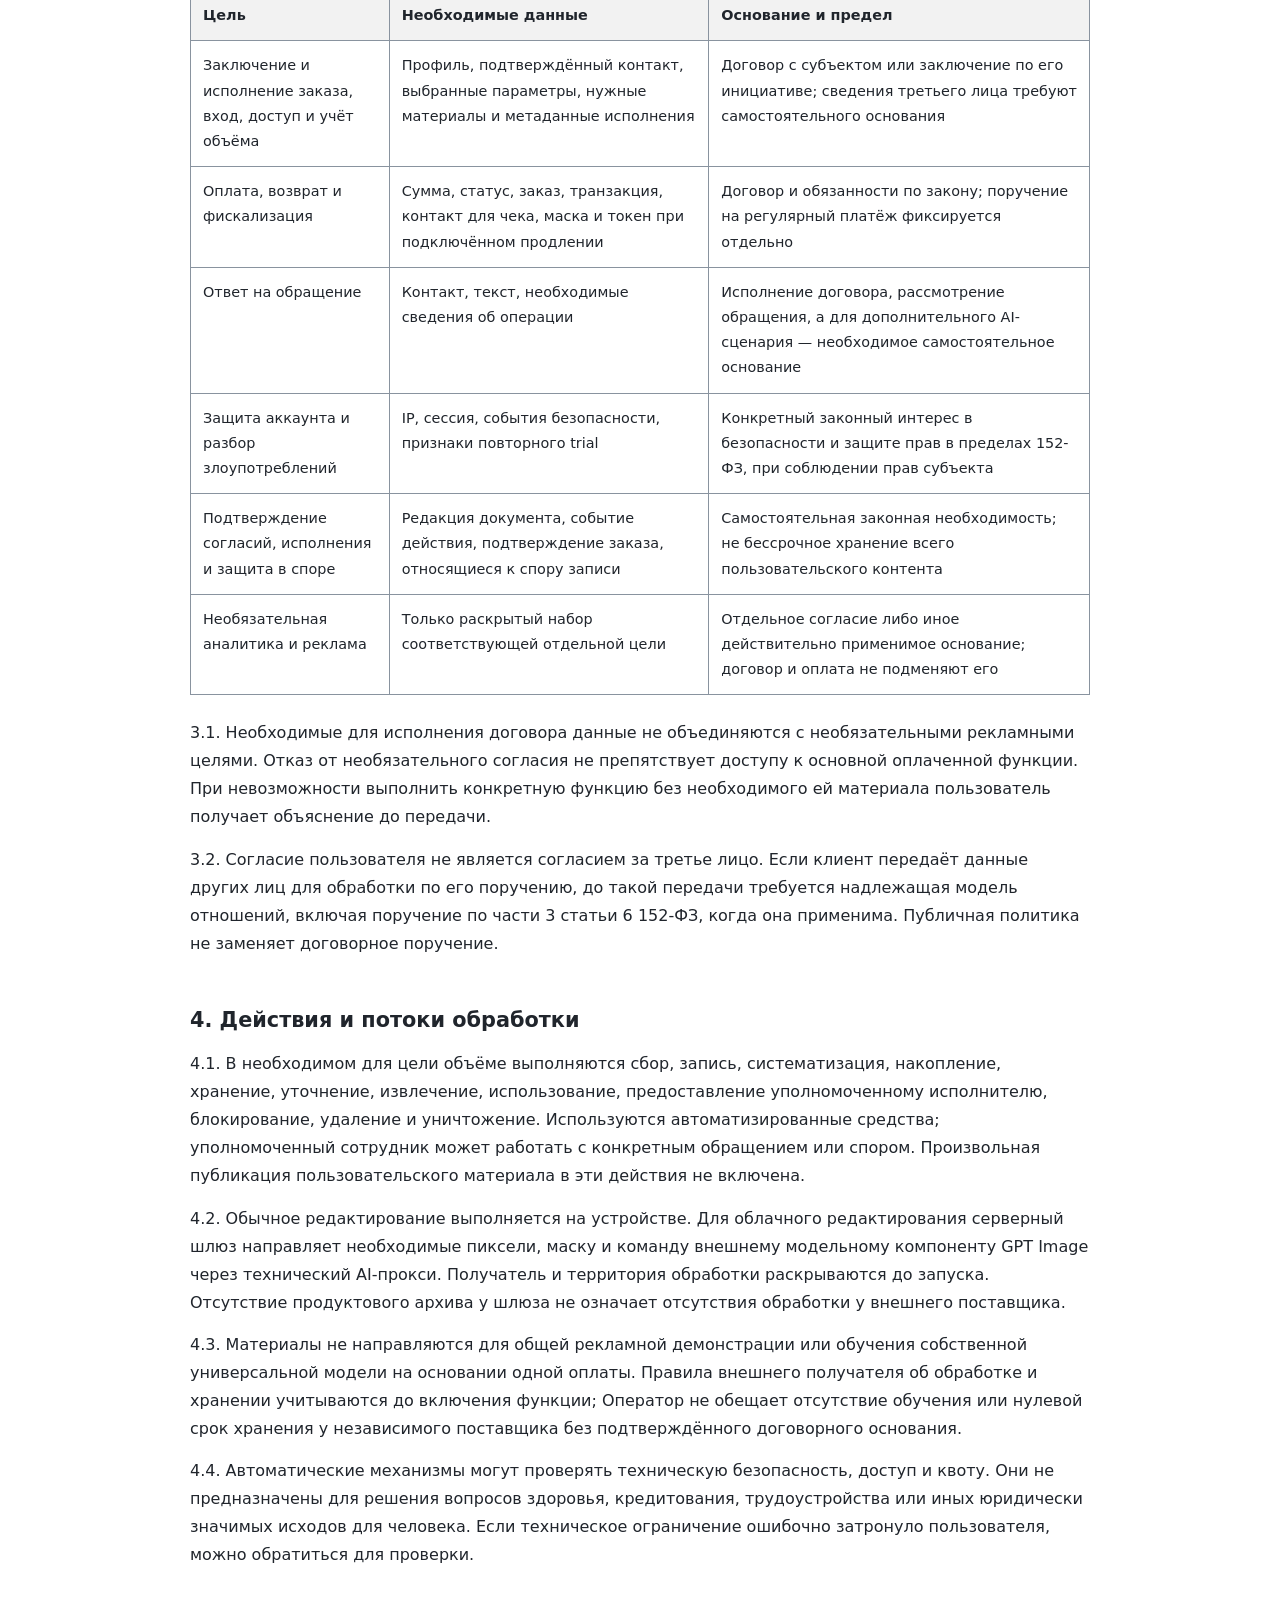
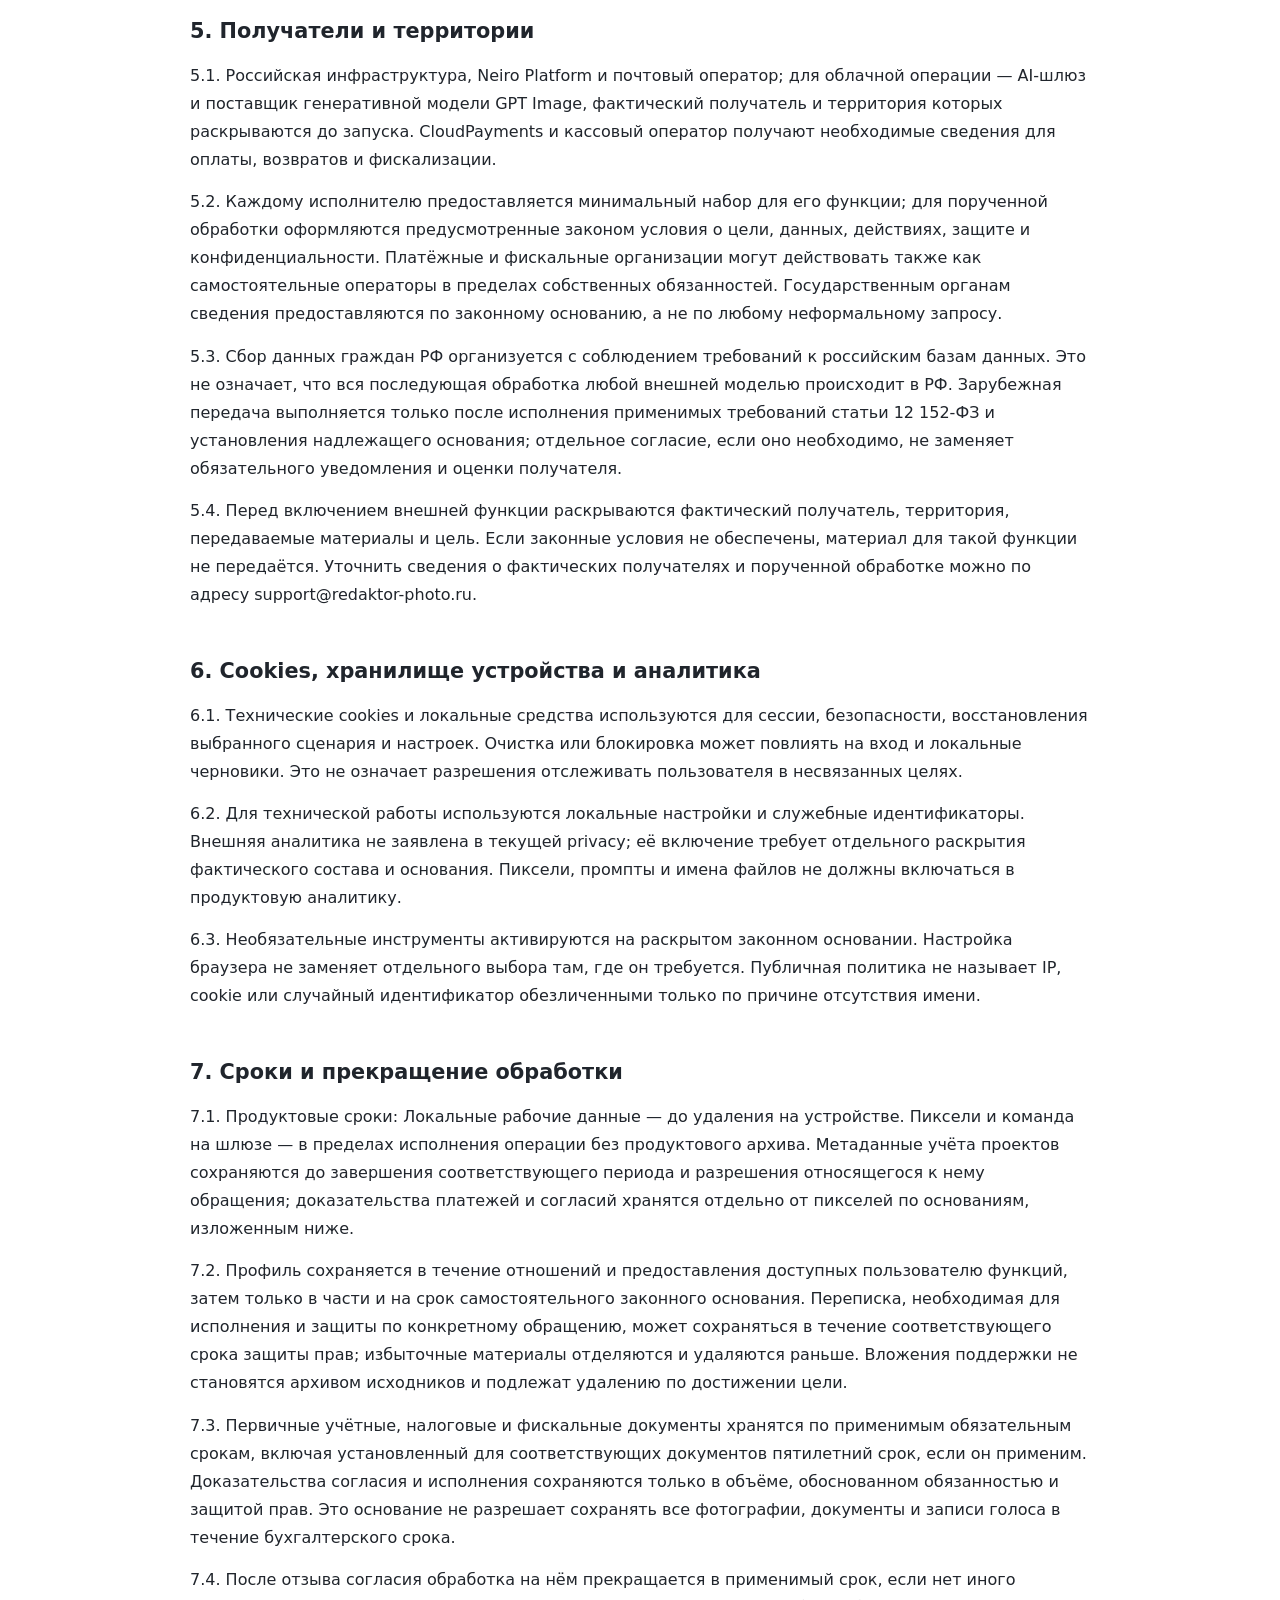
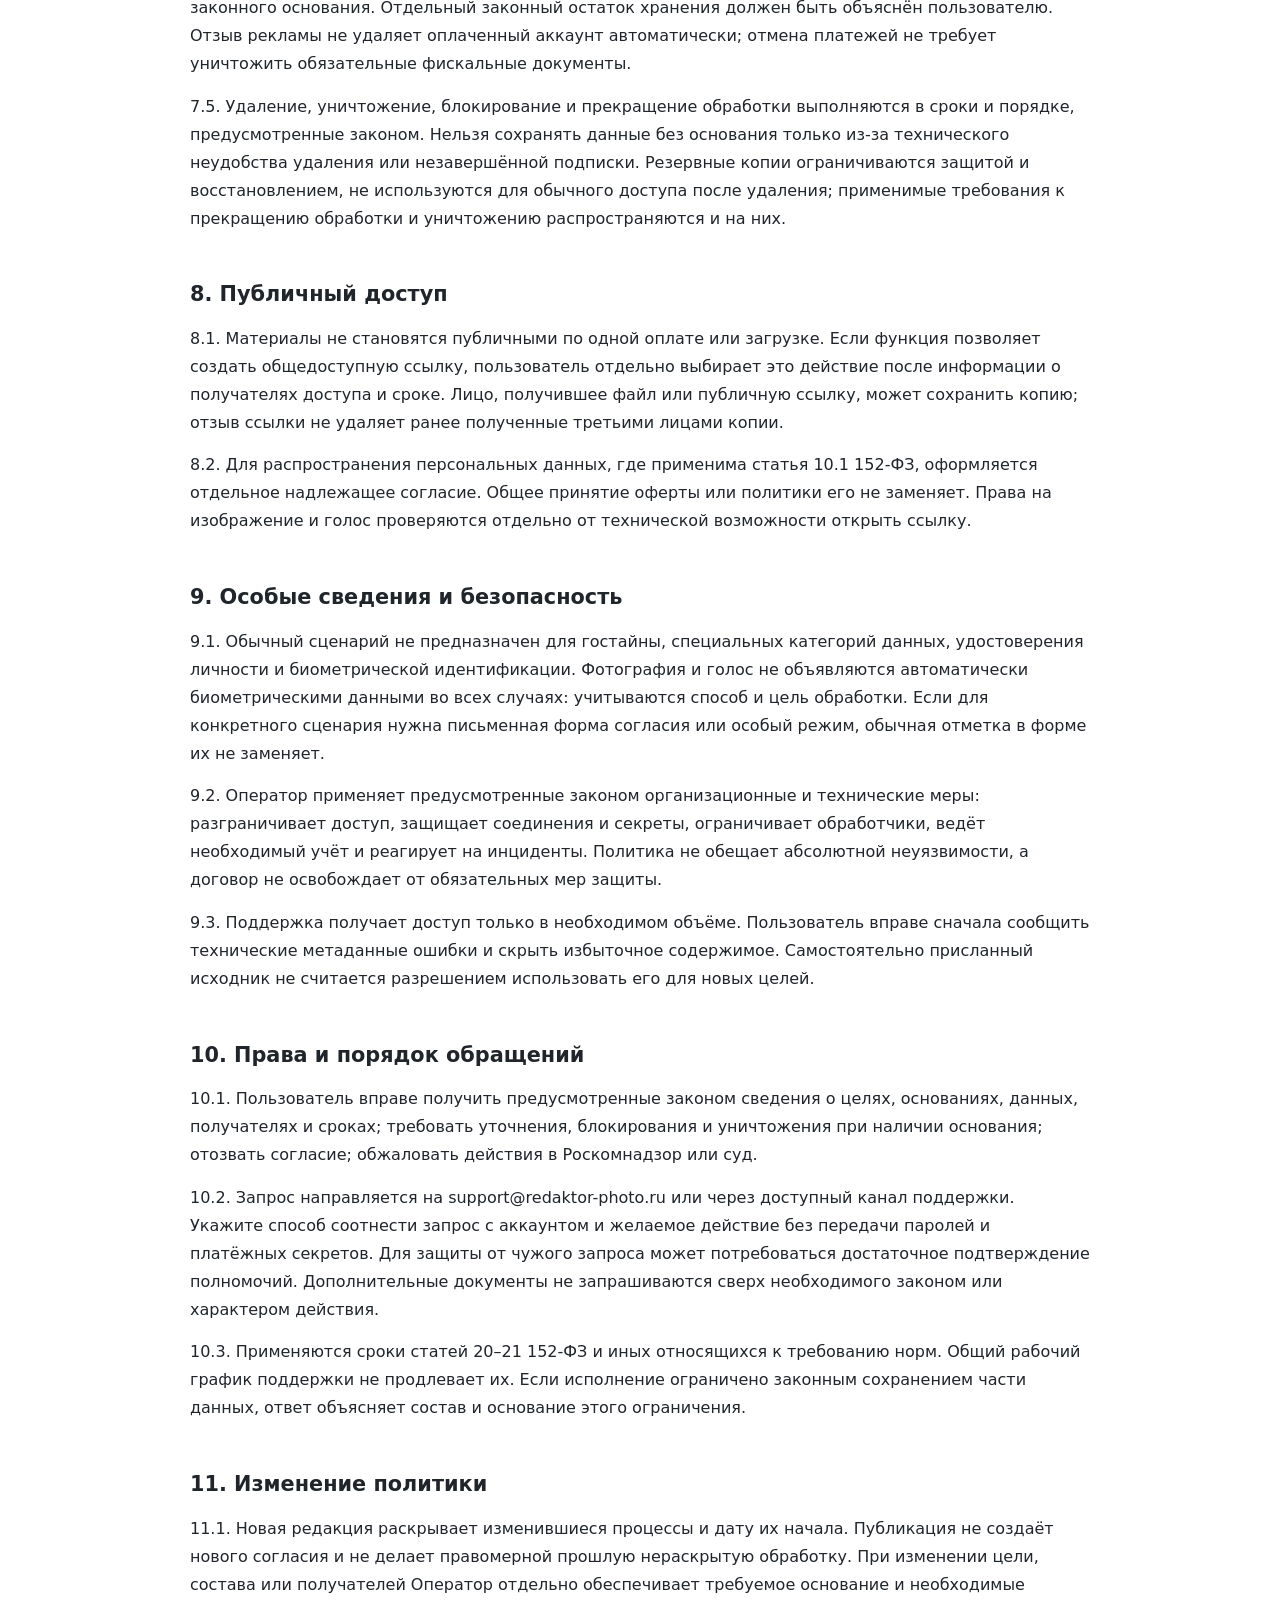
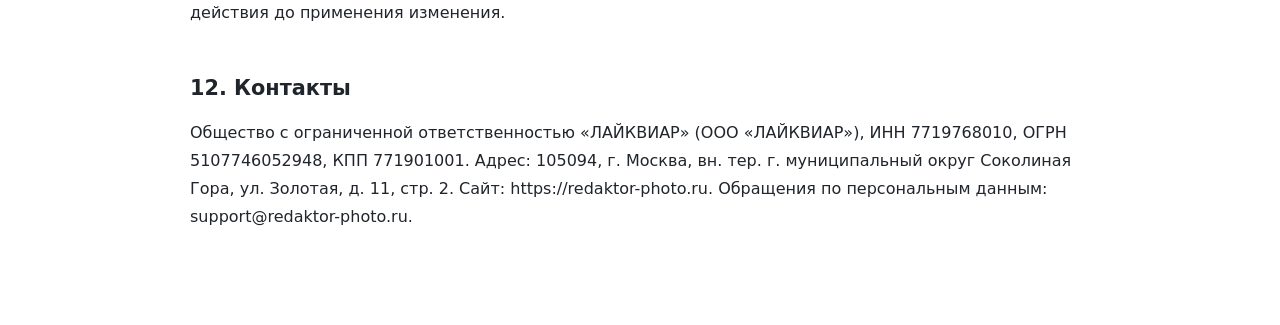
<file: apps/photocraft-web/legal/2026-10-27/privacy.html>
<!doctype html>
<html lang="ru"><head><meta charset="utf-8"><meta name="viewport" content="width=device-width,initial-scale=1"><meta name="legal-version" content="privacy-2026-10-27-76a441e66ebf"><title>Политика обработки персональных данных — Pixelle</title><link rel="stylesheet" href="legal.css"></head><body><main class="legal-text" data-legal-version="privacy-2026-10-27-76a441e66ebf"><a href="/">← Pixelle</a><h1>Политика обработки персональных данных</h1><p class="legal-version">Редакция от 27 октября 2026 года.</p><nav aria-label="Юридические документы"><a href="/offer">Оферта</a><a href="/privacy" aria-current="page">Конфиденциальность</a><a href="/rules">Правила</a></nav><p><a href="../archive/before-2026-10-27/privacy.html">Предыдущая редакция</a></p><details><summary>Оглавление</summary><ol><li><a href="#section-1">1. Оператор и область обработки</a></li><li><a href="#section-2">2. Субъекты и состав данных</a></li><li><a href="#section-3">3. Цели и правовые основания</a></li><li><a href="#section-4">4. Действия и потоки обработки</a></li><li><a href="#section-5">5. Получатели и территории</a></li><li><a href="#section-6">6. Cookies, хранилище устройства и аналитика</a></li><li><a href="#section-7">7. Сроки и прекращение обработки</a></li><li><a href="#section-8">8. Публичный доступ</a></li><li><a href="#section-9">9. Особые сведения и безопасность</a></li><li><a href="#section-10">10. Права и порядок обращений</a></li><li><a href="#section-11">11. Изменение политики</a></li><li><a href="#section-12">12. Контакты</a></li></ol></details>
<p>Сайт: https://redaktor-photo.ru. Канал обращений: support@redaktor-photo.ru.</p>
<h2 id="section-1">1. Оператор и область обработки</h2>
<p>1.1. Оператор — Общество с ограниченной ответственностью «ЛАЙКВИАР» (ООО «ЛАЙКВИАР»), ИНН 7719768010, ОГРН 5107746052948, КПП 771901001, адрес: 105094, г. Москва, вн. тер. г. муниципальный округ Соколиная Гора, ул. Золотая, д. 11, стр. 2. Политика относится к redaktor-photo.ru, его профилю, операциям, оплате и обращениям. Контакт по персональным данным: support@redaktor-photo.ru.</p>
<p>1.2. Общая авторизация Neiro Platform используется для входа. Совпадение оператора или общего аккаунта не означает разрешения использовать материалы одного продукта для любых целей другого. Удаление локального профиля и управление общей учётной записью различаются; пользователь вправе уточнить объём удаления через контакт выше.</p>
<p>1.3. Политика информирует об обработке и не является объединённым согласием на договор, рекламу, аналитику, публикацию или зарубежную передачу. Использование сервиса не означает принятия любых будущих целей обработки.</p>
<h2 id="section-2">2. Субъекты и состав данных</h2>
<p>2.1. Субъекты — пользователи и лица, обращающиеся в поддержку, уполномоченные представители бизнес-клиента, а также лица, чьи данные правомерно включены в предоставленные материалы. Сервис адресован совершеннолетним. Данные несовершеннолетних не собираются для самостоятельного обслуживания детских аккаунтов.</p>
<p>2.2. Общий минимальный набор: идентификатор профиля и входа, доступные имя и email, подтверждения и версии согласий, сведения о тарифе и лимите, заказах, оплате, чеках, маске платёжного средства и защищённом токене согласованных списаний; обращения и добровольно приложенные материалы; IP, время, сведения об устройстве, браузере, сессии и безопасности в необходимом объёме.</p>
<p>2.3. Особенности продукта: Идентификатор Neiro Platform, имя/email, сведения о согласиях, проектах и лимитах, технический отпечаток содержимого для учёта уникальности, параметры облачной операции, передаваемые пиксели и маска, текст команды, результат; платёжные и поддерживающие сведения, когда соответствующая функция включена.</p>
<p>2.4. Полный номер карты и CVC/CVV обрабатываются платёжной формой её оператора, а не запрашиваются в чате. Не передавайте пароли, коды входа, ключи доступа и избыточные сведения в пользовательских материалах. Обычный вход и обращение не требуют паспортной копии; дополнительные сведения запрашиваются только при обоснованной необходимости или по закону.</p>
<h2 id="section-3">3. Цели и правовые основания</h2>
<div class="legal-table" role="region" aria-label="Таблица условий" tabindex="0"><table><thead><tr><th scope="col">Цель</th><th scope="col">Необходимые данные</th><th scope="col">Основание и предел</th></tr></thead><tbody><tr><td>Заключение и исполнение заказа, вход, доступ и учёт объёма</td><td>Профиль, подтверждённый контакт, выбранные параметры, нужные материалы и метаданные исполнения</td><td>Договор с субъектом или заключение по его инициативе; сведения третьего лица требуют самостоятельного основания</td></tr><tr><td>Оплата, возврат и фискализация</td><td>Сумма, статус, заказ, транзакция, контакт для чека, маска и токен при подключённом продлении</td><td>Договор и обязанности по закону; поручение на регулярный платёж фиксируется отдельно</td></tr><tr><td>Ответ на обращение</td><td>Контакт, текст, необходимые сведения об операции</td><td>Исполнение договора, рассмотрение обращения, а для дополнительного AI-сценария — необходимое самостоятельное основание</td></tr><tr><td>Защита аккаунта и разбор злоупотреблений</td><td>IP, сессия, события безопасности, признаки повторного trial</td><td>Конкретный законный интерес в безопасности и защите прав в пределах 152-ФЗ, при соблюдении прав субъекта</td></tr><tr><td>Подтверждение согласий, исполнения и защита в споре</td><td>Редакция документа, событие действия, подтверждение заказа, относящиеся к спору записи</td><td>Самостоятельная законная необходимость; не бессрочное хранение всего пользовательского контента</td></tr><tr><td>Необязательная аналитика и реклама</td><td>Только раскрытый набор соответствующей отдельной цели</td><td>Отдельное согласие либо иное действительно применимое основание; договор и оплата не подменяют его</td></tr></tbody></table></div>
<p>3.1. Необходимые для исполнения договора данные не объединяются с необязательными рекламными целями. Отказ от необязательного согласия не препятствует доступу к основной оплаченной функции. При невозможности выполнить конкретную функцию без необходимого ей материала пользователь получает объяснение до передачи.</p>
<p>3.2. Согласие пользователя не является согласием за третье лицо. Если клиент передаёт данные других лиц для обработки по его поручению, до такой передачи требуется надлежащая модель отношений, включая поручение по части 3 статьи 6 152-ФЗ, когда она применима. Публичная политика не заменяет договорное поручение.</p>
<h2 id="section-4">4. Действия и потоки обработки</h2>
<p>4.1. В необходимом для цели объёме выполняются сбор, запись, систематизация, накопление, хранение, уточнение, извлечение, использование, предоставление уполномоченному исполнителю, блокирование, удаление и уничтожение. Используются автоматизированные средства; уполномоченный сотрудник может работать с конкретным обращением или спором. Произвольная публикация пользовательского материала в эти действия не включена.</p>
<p>4.2. Обычное редактирование выполняется на устройстве. Для облачного редактирования серверный шлюз направляет необходимые пиксели, маску и команду внешнему модельному компоненту GPT Image через технический AI-прокси. Получатель и территория обработки раскрываются до запуска. Отсутствие продуктового архива у шлюза не означает отсутствия обработки у внешнего поставщика.</p>
<p>4.3. Материалы не направляются для общей рекламной демонстрации или обучения собственной универсальной модели на основании одной оплаты. Правила внешнего получателя об обработке и хранении учитываются до включения функции; Оператор не обещает отсутствие обучения или нулевой срок хранения у независимого поставщика без подтверждённого договорного основания.</p>
<p>4.4. Автоматические механизмы могут проверять техническую безопасность, доступ и квоту. Они не предназначены для решения вопросов здоровья, кредитования, трудоустройства или иных юридически значимых исходов для человека. Если техническое ограничение ошибочно затронуло пользователя, можно обратиться для проверки.</p>
<h2 id="section-5">5. Получатели и территории</h2>
<p>5.1. Российская инфраструктура, Neiro Platform и почтовый оператор; для облачной операции — AI-шлюз и поставщик генеративной модели GPT Image, фактический получатель и территория которых раскрываются до запуска. CloudPayments и кассовый оператор получают необходимые сведения для оплаты, возвратов и фискализации.</p>
<p>5.2. Каждому исполнителю предоставляется минимальный набор для его функции; для порученной обработки оформляются предусмотренные законом условия о цели, данных, действиях, защите и конфиденциальности. Платёжные и фискальные организации могут действовать также как самостоятельные операторы в пределах собственных обязанностей. Государственным органам сведения предоставляются по законному основанию, а не по любому неформальному запросу.</p>
<p>5.3. Сбор данных граждан РФ организуется с соблюдением требований к российским базам данных. Это не означает, что вся последующая обработка любой внешней моделью происходит в РФ. Зарубежная передача выполняется только после исполнения применимых требований статьи 12 152-ФЗ и установления надлежащего основания; отдельное согласие, если оно необходимо, не заменяет обязательного уведомления и оценки получателя.</p>
<p>5.4. Перед включением внешней функции раскрываются фактический получатель, территория, передаваемые материалы и цель. Если законные условия не обеспечены, материал для такой функции не передаётся. Уточнить сведения о фактических получателях и порученной обработке можно по адресу support@redaktor-photo.ru.</p>
<h2 id="section-6">6. Cookies, хранилище устройства и аналитика</h2>
<p>6.1. Технические cookies и локальные средства используются для сессии, безопасности, восстановления выбранного сценария и настроек. Очистка или блокировка может повлиять на вход и локальные черновики. Это не означает разрешения отслеживать пользователя в несвязанных целях.</p>
<p>6.2. Для технической работы используются локальные настройки и служебные идентификаторы. Внешняя аналитика не заявлена в текущей privacy; её включение требует отдельного раскрытия фактического состава и основания. Пиксели, промпты и имена файлов не должны включаться в продуктовую аналитику.</p>
<p>6.3. Необязательные инструменты активируются на раскрытом законном основании. Настройка браузера не заменяет отдельного выбора там, где он требуется. Публичная политика не называет IP, cookie или случайный идентификатор обезличенными только по причине отсутствия имени.</p>
<h2 id="section-7">7. Сроки и прекращение обработки</h2>
<p>7.1. Продуктовые сроки: Локальные рабочие данные — до удаления на устройстве. Пиксели и команда на шлюзе — в пределах исполнения операции без продуктового архива. Метаданные учёта проектов сохраняются до завершения соответствующего периода и разрешения относящегося к нему обращения; доказательства платежей и согласий хранятся отдельно от пикселей по основаниям, изложенным ниже.</p>
<p>7.2. Профиль сохраняется в течение отношений и предоставления доступных пользователю функций, затем только в части и на срок самостоятельного законного основания. Переписка, необходимая для исполнения и защиты по конкретному обращению, может сохраняться в течение соответствующего срока защиты прав; избыточные материалы отделяются и удаляются раньше. Вложения поддержки не становятся архивом исходников и подлежат удалению по достижении цели.</p>
<p>7.3. Первичные учётные, налоговые и фискальные документы хранятся по применимым обязательным срокам, включая установленный для соответствующих документов пятилетний срок, если он применим. Доказательства согласия и исполнения сохраняются только в объёме, обоснованном обязанностью и защитой прав. Это основание не разрешает сохранять все фотографии, документы и записи голоса в течение бухгалтерского срока.</p>
<p>7.4. После отзыва согласия обработка на нём прекращается в применимый срок, если нет иного законного основания. Отдельный законный остаток хранения должен быть объяснён пользователю. Отзыв рекламы не удаляет оплаченный аккаунт автоматически; отмена платежей не требует уничтожить обязательные фискальные документы.</p>
<p>7.5. Удаление, уничтожение, блокирование и прекращение обработки выполняются в сроки и порядке, предусмотренные законом. Нельзя сохранять данные без основания только из-за технического неудобства удаления или незавершённой подписки. Резервные копии ограничиваются защитой и восстановлением, не используются для обычного доступа после удаления; применимые требования к прекращению обработки и уничтожению распространяются и на них.</p>
<h2 id="section-8">8. Публичный доступ</h2>
<p>8.1. Материалы не становятся публичными по одной оплате или загрузке. Если функция позволяет создать общедоступную ссылку, пользователь отдельно выбирает это действие после информации о получателях доступа и сроке. Лицо, получившее файл или публичную ссылку, может сохранить копию; отзыв ссылки не удаляет ранее полученные третьими лицами копии.</p>
<p>8.2. Для распространения персональных данных, где применима статья 10.1 152-ФЗ, оформляется отдельное надлежащее согласие. Общее принятие оферты или политики его не заменяет. Права на изображение и голос проверяются отдельно от технической возможности открыть ссылку.</p>
<h2 id="section-9">9. Особые сведения и безопасность</h2>
<p>9.1. Обычный сценарий не предназначен для гостайны, специальных категорий данных, удостоверения личности и биометрической идентификации. Фотография и голос не объявляются автоматически биометрическими данными во всех случаях: учитываются способ и цель обработки. Если для конкретного сценария нужна письменная форма согласия или особый режим, обычная отметка в форме их не заменяет.</p>
<p>9.2. Оператор применяет предусмотренные законом организационные и технические меры: разграничивает доступ, защищает соединения и секреты, ограничивает обработчики, ведёт необходимый учёт и реагирует на инциденты. Политика не обещает абсолютной неуязвимости, а договор не освобождает от обязательных мер защиты.</p>
<p>9.3. Поддержка получает доступ только в необходимом объёме. Пользователь вправе сначала сообщить технические метаданные ошибки и скрыть избыточное содержимое. Самостоятельно присланный исходник не считается разрешением использовать его для новых целей.</p>
<h2 id="section-10">10. Права и порядок обращений</h2>
<p>10.1. Пользователь вправе получить предусмотренные законом сведения о целях, основаниях, данных, получателях и сроках; требовать уточнения, блокирования и уничтожения при наличии основания; отозвать согласие; обжаловать действия в Роскомнадзор или суд.</p>
<p>10.2. Запрос направляется на support@redaktor-photo.ru или через доступный канал поддержки. Укажите способ соотнести запрос с аккаунтом и желаемое действие без передачи паролей и платёжных секретов. Для защиты от чужого запроса может потребоваться достаточное подтверждение полномочий. Дополнительные документы не запрашиваются сверх необходимого законом или характером действия.</p>
<p>10.3. Применяются сроки статей 20–21 152-ФЗ и иных относящихся к требованию норм. Общий рабочий график поддержки не продлевает их. Если исполнение ограничено законным сохранением части данных, ответ объясняет состав и основание этого ограничения.</p>
<h2 id="section-11">11. Изменение политики</h2>
<p>11.1. Новая редакция раскрывает изменившиеся процессы и дату их начала. Публикация не создаёт нового согласия и не делает правомерной прошлую нераскрытую обработку. При изменении цели, состава или получателей Оператор отдельно обеспечивает требуемое основание и необходимые действия до применения изменения.</p>
<h2 id="section-12">12. Контакты</h2>
<p>Общество с ограниченной ответственностью «ЛАЙКВИАР» (ООО «ЛАЙКВИАР»), ИНН 7719768010, ОГРН 5107746052948, КПП 771901001. Адрес: 105094, г. Москва, вн. тер. г. муниципальный округ Соколиная Гора, ул. Золотая, д. 11, стр. 2. Сайт: https://redaktor-photo.ru. Обращения по персональным данным: support@redaktor-photo.ru.</p></main></body></html>
</file>
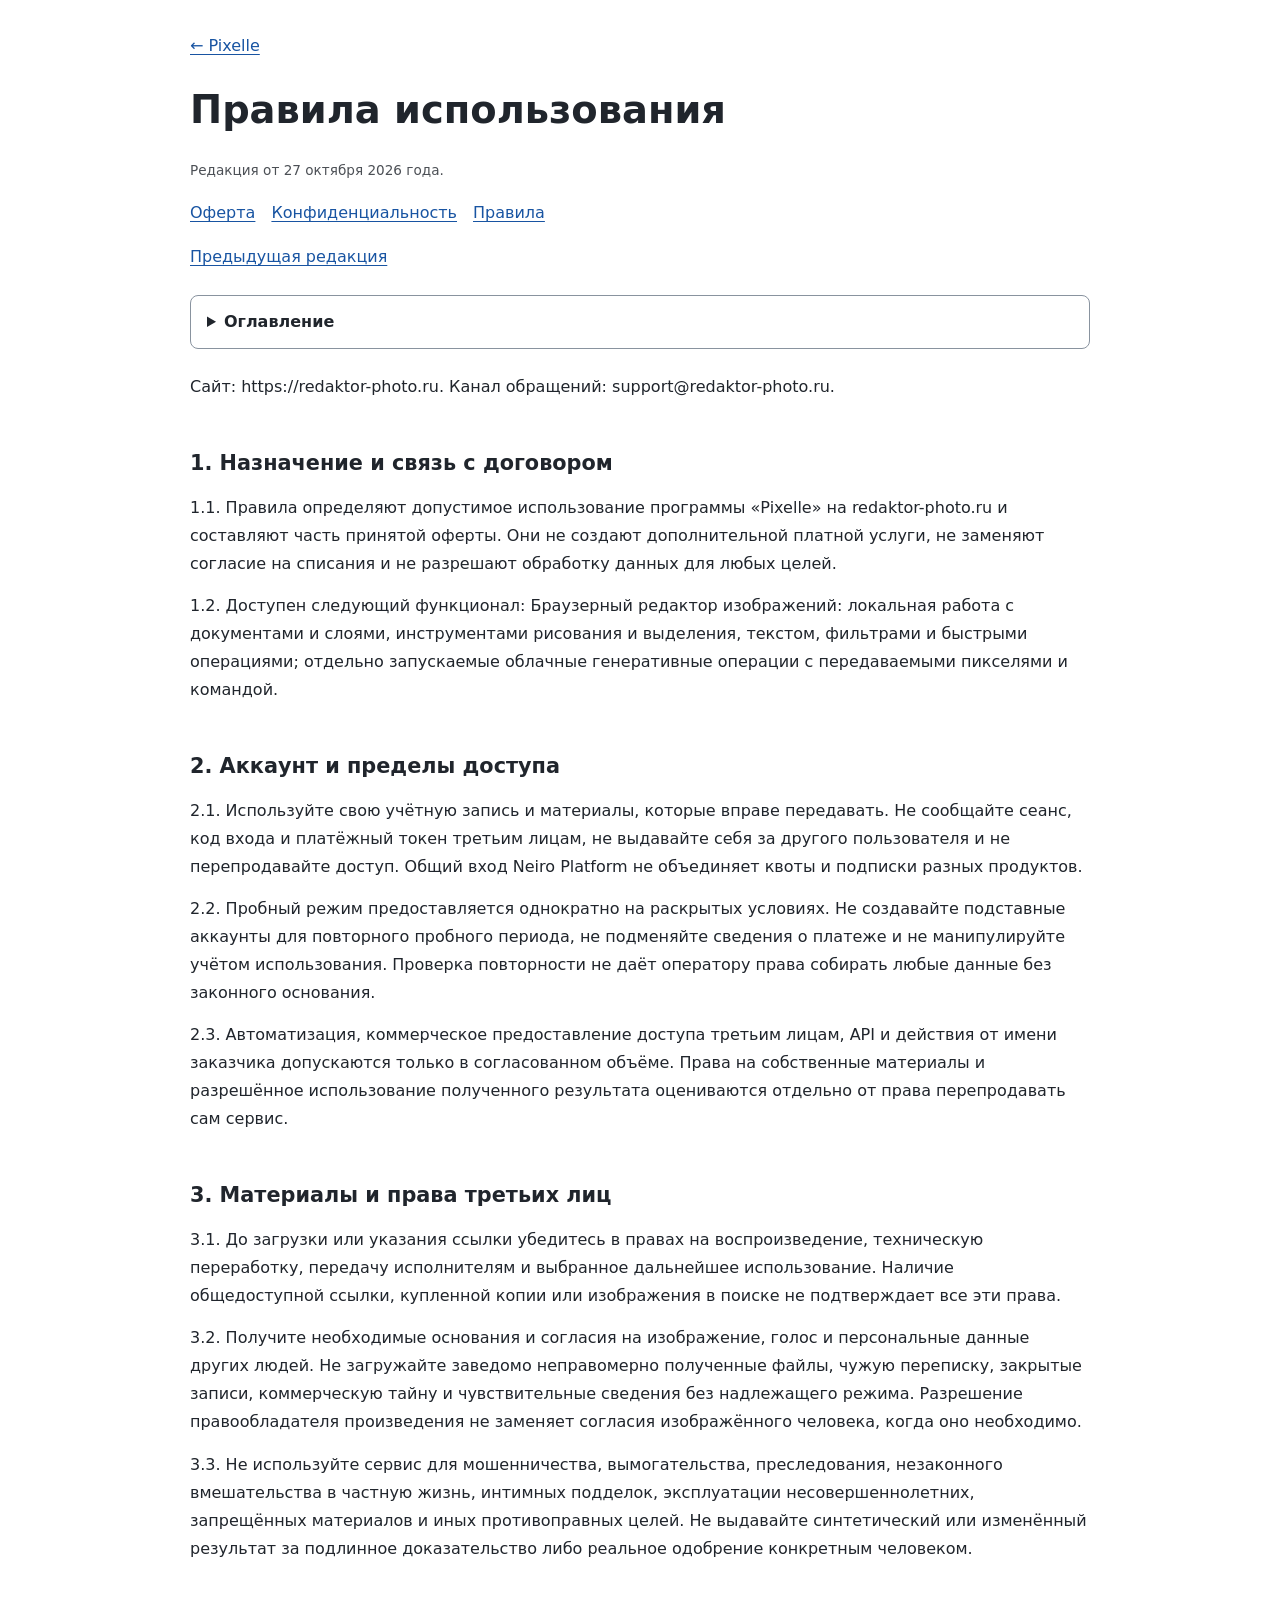
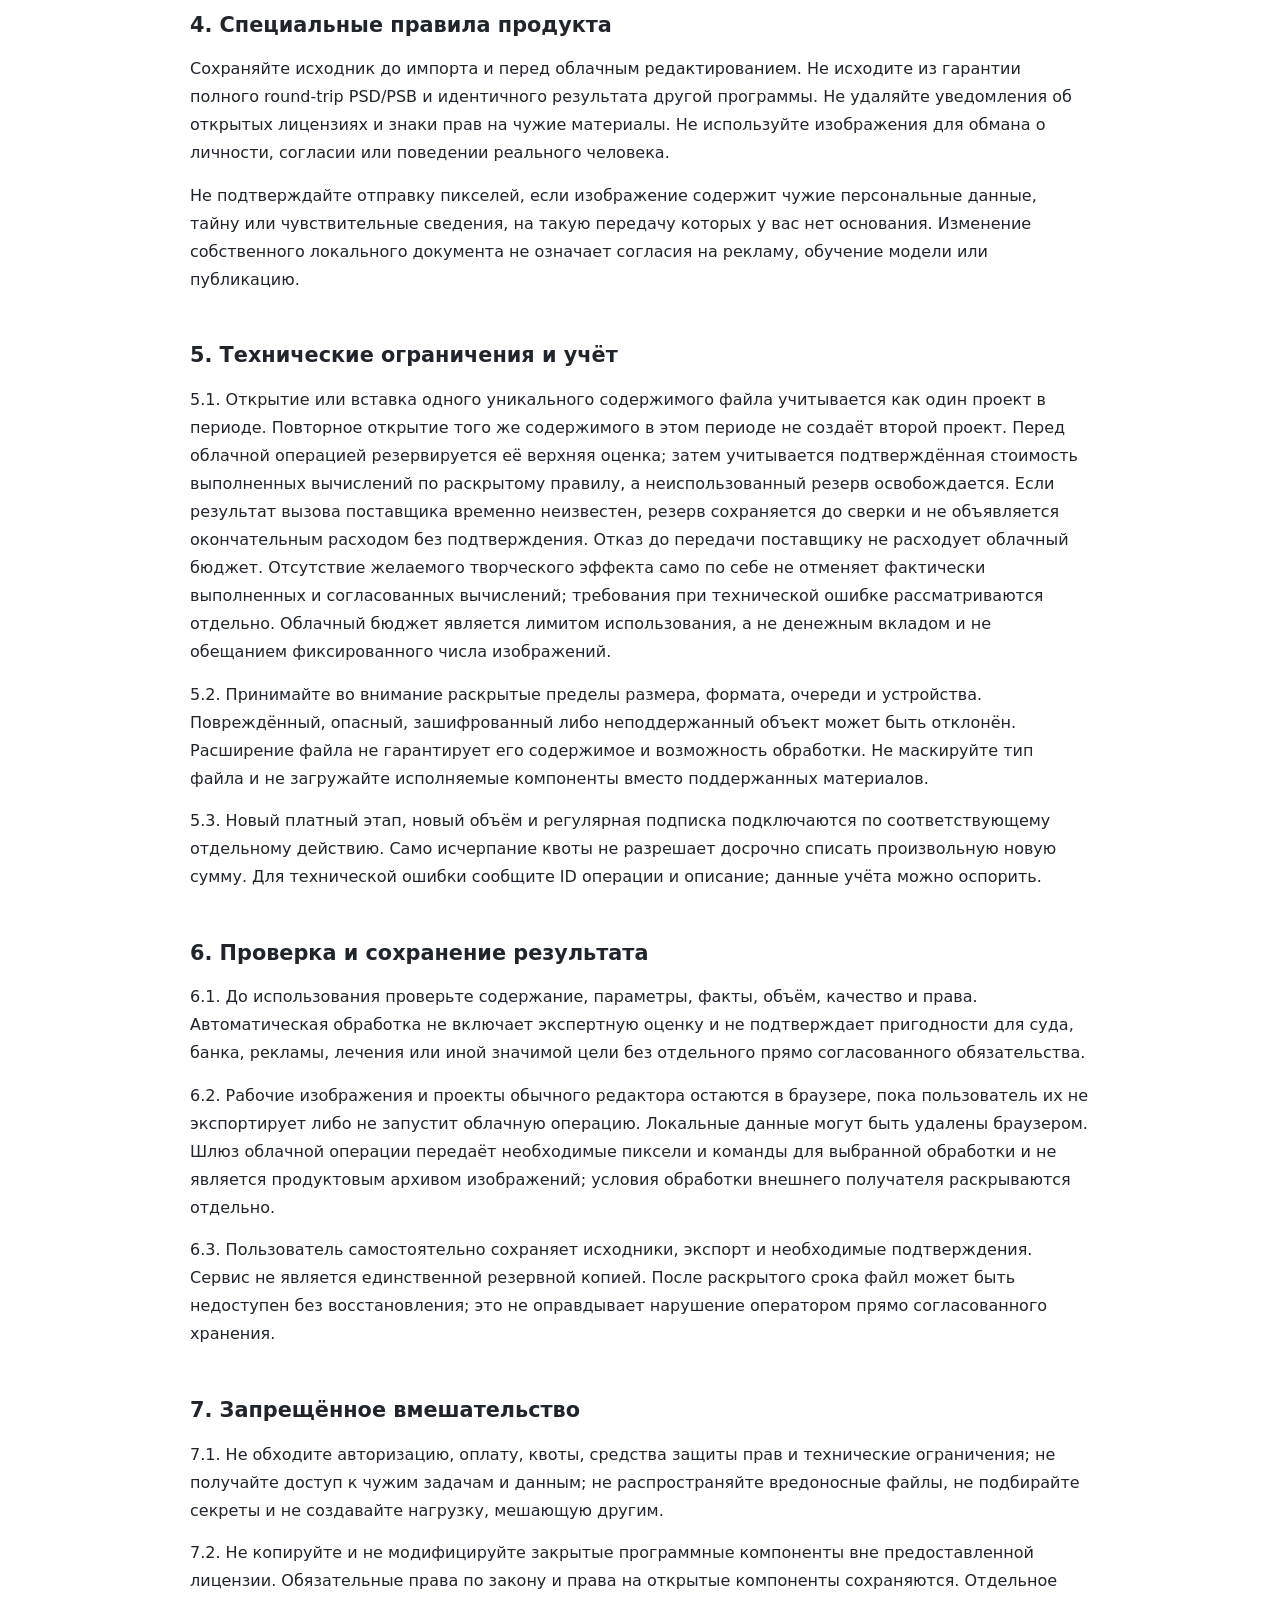
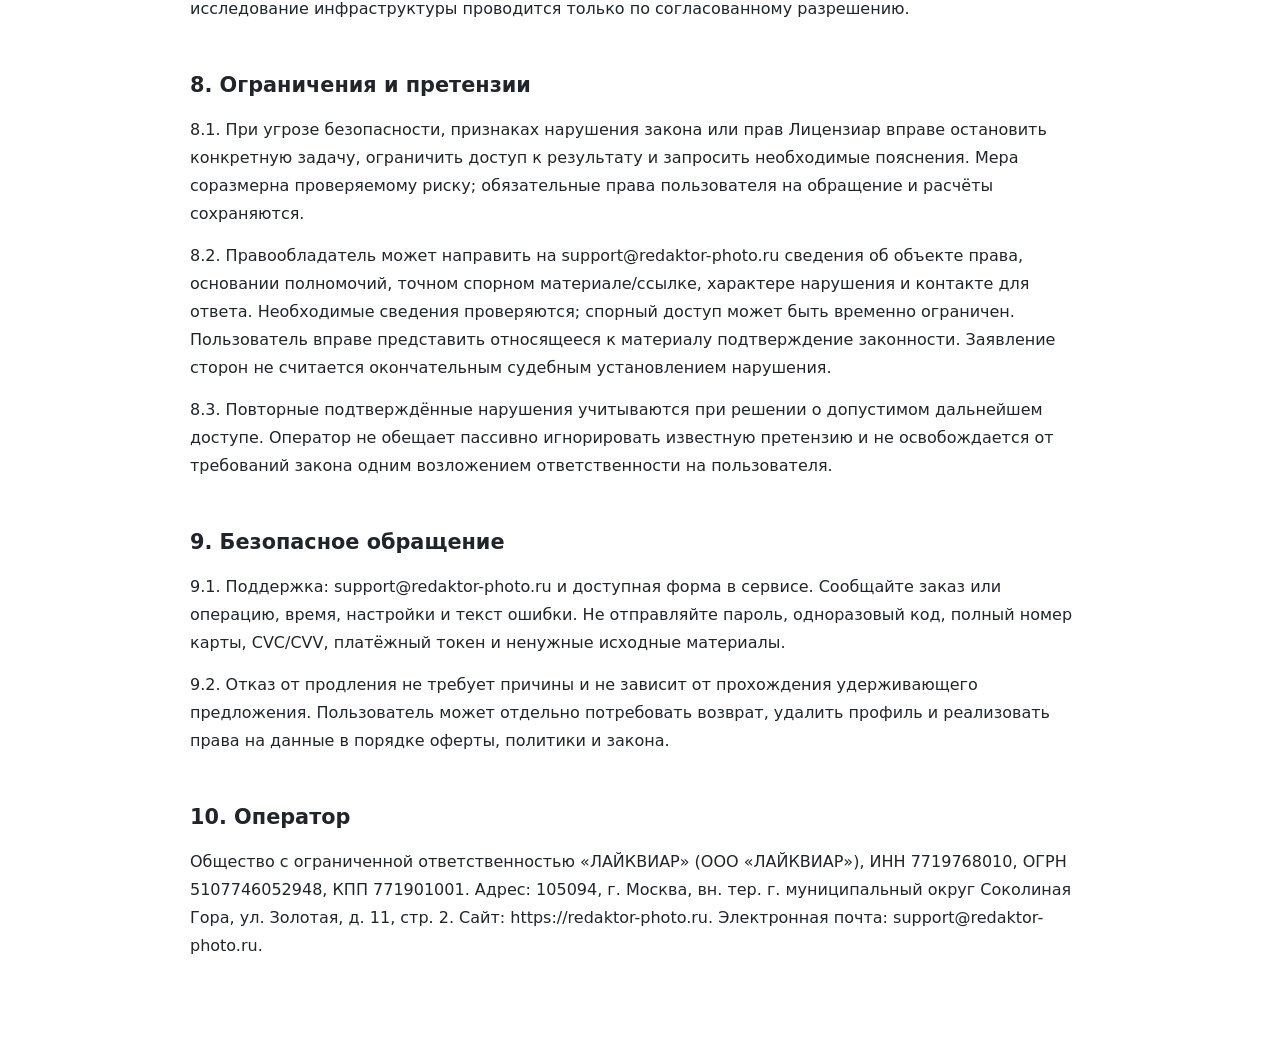
<file: apps/photocraft-web/legal/2026-10-27/rules.html>
<!doctype html>
<html lang="ru"><head><meta charset="utf-8"><meta name="viewport" content="width=device-width,initial-scale=1"><meta name="legal-version" content="rules-2026-10-27-1acd05bab703"><title>Правила использования — Pixelle</title><link rel="stylesheet" href="legal.css"></head><body><main class="legal-text" data-legal-version="rules-2026-10-27-1acd05bab703"><a href="/">← Pixelle</a><h1>Правила использования</h1><p class="legal-version">Редакция от 27 октября 2026 года.</p><nav aria-label="Юридические документы"><a href="/offer">Оферта</a><a href="/privacy">Конфиденциальность</a><a href="/rules" aria-current="page">Правила</a></nav><p><a href="../archive/before-2026-10-27/rules.html">Предыдущая редакция</a></p><details><summary>Оглавление</summary><ol><li><a href="#section-1">1. Назначение и связь с договором</a></li><li><a href="#section-2">2. Аккаунт и пределы доступа</a></li><li><a href="#section-3">3. Материалы и права третьих лиц</a></li><li><a href="#section-4">4. Специальные правила продукта</a></li><li><a href="#section-5">5. Технические ограничения и учёт</a></li><li><a href="#section-6">6. Проверка и сохранение результата</a></li><li><a href="#section-7">7. Запрещённое вмешательство</a></li><li><a href="#section-8">8. Ограничения и претензии</a></li><li><a href="#section-9">9. Безопасное обращение</a></li><li><a href="#section-10">10. Оператор</a></li></ol></details>
<p>Сайт: https://redaktor-photo.ru. Канал обращений: support@redaktor-photo.ru.</p>
<h2 id="section-1">1. Назначение и связь с договором</h2>
<p>1.1. Правила определяют допустимое использование программы «Pixelle» на redaktor-photo.ru и составляют часть принятой оферты. Они не создают дополнительной платной услуги, не заменяют согласие на списания и не разрешают обработку данных для любых целей.</p>
<p>1.2. Доступен следующий функционал: Браузерный редактор изображений: локальная работа с документами и слоями, инструментами рисования и выделения, текстом, фильтрами и быстрыми операциями; отдельно запускаемые облачные генеративные операции с передаваемыми пикселями и командой.</p>
<h2 id="section-2">2. Аккаунт и пределы доступа</h2>
<p>2.1. Используйте свою учётную запись и материалы, которые вправе передавать. Не сообщайте сеанс, код входа и платёжный токен третьим лицам, не выдавайте себя за другого пользователя и не перепродавайте доступ. Общий вход Neiro Platform не объединяет квоты и подписки разных продуктов.</p>
<p>2.2. Пробный режим предоставляется однократно на раскрытых условиях. Не создавайте подставные аккаунты для повторного пробного периода, не подменяйте сведения о платеже и не манипулируйте учётом использования. Проверка повторности не даёт оператору права собирать любые данные без законного основания.</p>
<p>2.3. Автоматизация, коммерческое предоставление доступа третьим лицам, API и действия от имени заказчика допускаются только в согласованном объёме. Права на собственные материалы и разрешённое использование полученного результата оцениваются отдельно от права перепродавать сам сервис.</p>
<h2 id="section-3">3. Материалы и права третьих лиц</h2>
<p>3.1. До загрузки или указания ссылки убедитесь в правах на воспроизведение, техническую переработку, передачу исполнителям и выбранное дальнейшее использование. Наличие общедоступной ссылки, купленной копии или изображения в поиске не подтверждает все эти права.</p>
<p>3.2. Получите необходимые основания и согласия на изображение, голос и персональные данные других людей. Не загружайте заведомо неправомерно полученные файлы, чужую переписку, закрытые записи, коммерческую тайну и чувствительные сведения без надлежащего режима. Разрешение правообладателя произведения не заменяет согласия изображённого человека, когда оно необходимо.</p>
<p>3.3. Не используйте сервис для мошенничества, вымогательства, преследования, незаконного вмешательства в частную жизнь, интимных подделок, эксплуатации несовершеннолетних, запрещённых материалов и иных противоправных целей. Не выдавайте синтетический или изменённый результат за подлинное доказательство либо реальное одобрение конкретным человеком.</p>
<h2 id="section-4">4. Специальные правила продукта</h2>
<p>Сохраняйте исходник до импорта и перед облачным редактированием. Не исходите из гарантии полного round-trip PSD/PSB и идентичного результата другой программы. Не удаляйте уведомления об открытых лицензиях и знаки прав на чужие материалы. Не используйте изображения для обмана о личности, согласии или поведении реального человека.</p>
<p>Не подтверждайте отправку пикселей, если изображение содержит чужие персональные данные, тайну или чувствительные сведения, на такую передачу которых у вас нет основания. Изменение собственного локального документа не означает согласия на рекламу, обучение модели или публикацию.</p>
<h2 id="section-5">5. Технические ограничения и учёт</h2>
<p>5.1. Открытие или вставка одного уникального содержимого файла учитывается как один проект в периоде. Повторное открытие того же содержимого в этом периоде не создаёт второй проект. Перед облачной операцией резервируется её верхняя оценка; затем учитывается подтверждённая стоимость выполненных вычислений по раскрытому правилу, а неиспользованный резерв освобождается. Если результат вызова поставщика временно неизвестен, резерв сохраняется до сверки и не объявляется окончательным расходом без подтверждения. Отказ до передачи поставщику не расходует облачный бюджет. Отсутствие желаемого творческого эффекта само по себе не отменяет фактически выполненных и согласованных вычислений; требования при технической ошибке рассматриваются отдельно. Облачный бюджет является лимитом использования, а не денежным вкладом и не обещанием фиксированного числа изображений.</p>
<p>5.2. Принимайте во внимание раскрытые пределы размера, формата, очереди и устройства. Повреждённый, опасный, зашифрованный либо неподдержанный объект может быть отклонён. Расширение файла не гарантирует его содержимое и возможность обработки. Не маскируйте тип файла и не загружайте исполняемые компоненты вместо поддержанных материалов.</p>
<p>5.3. Новый платный этап, новый объём и регулярная подписка подключаются по соответствующему отдельному действию. Само исчерпание квоты не разрешает досрочно списать произвольную новую сумму. Для технической ошибки сообщите ID операции и описание; данные учёта можно оспорить.</p>
<h2 id="section-6">6. Проверка и сохранение результата</h2>
<p>6.1. До использования проверьте содержание, параметры, факты, объём, качество и права. Автоматическая обработка не включает экспертную оценку и не подтверждает пригодности для суда, банка, рекламы, лечения или иной значимой цели без отдельного прямо согласованного обязательства.</p>
<p>6.2. Рабочие изображения и проекты обычного редактора остаются в браузере, пока пользователь их не экспортирует либо не запустит облачную операцию. Локальные данные могут быть удалены браузером. Шлюз облачной операции передаёт необходимые пиксели и команды для выбранной обработки и не является продуктовым архивом изображений; условия обработки внешнего получателя раскрываются отдельно.</p>
<p>6.3. Пользователь самостоятельно сохраняет исходники, экспорт и необходимые подтверждения. Сервис не является единственной резервной копией. После раскрытого срока файл может быть недоступен без восстановления; это не оправдывает нарушение оператором прямо согласованного хранения.</p>
<h2 id="section-7">7. Запрещённое вмешательство</h2>
<p>7.1. Не обходите авторизацию, оплату, квоты, средства защиты прав и технические ограничения; не получайте доступ к чужим задачам и данным; не распространяйте вредоносные файлы, не подбирайте секреты и не создавайте нагрузку, мешающую другим.</p>
<p>7.2. Не копируйте и не модифицируйте закрытые программные компоненты вне предоставленной лицензии. Обязательные права по закону и права на открытые компоненты сохраняются. Отдельное исследование инфраструктуры проводится только по согласованному разрешению.</p>
<h2 id="section-8">8. Ограничения и претензии</h2>
<p>8.1. При угрозе безопасности, признаках нарушения закона или прав Лицензиар вправе остановить конкретную задачу, ограничить доступ к результату и запросить необходимые пояснения. Мера соразмерна проверяемому риску; обязательные права пользователя на обращение и расчёты сохраняются.</p>
<p>8.2. Правообладатель может направить на support@redaktor-photo.ru сведения об объекте права, основании полномочий, точном спорном материале/ссылке, характере нарушения и контакте для ответа. Необходимые сведения проверяются; спорный доступ может быть временно ограничен. Пользователь вправе представить относящееся к материалу подтверждение законности. Заявление сторон не считается окончательным судебным установлением нарушения.</p>
<p>8.3. Повторные подтверждённые нарушения учитываются при решении о допустимом дальнейшем доступе. Оператор не обещает пассивно игнорировать известную претензию и не освобождается от требований закона одним возложением ответственности на пользователя.</p>
<h2 id="section-9">9. Безопасное обращение</h2>
<p>9.1. Поддержка: support@redaktor-photo.ru и доступная форма в сервисе. Сообщайте заказ или операцию, время, настройки и текст ошибки. Не отправляйте пароль, одноразовый код, полный номер карты, CVC/CVV, платёжный токен и ненужные исходные материалы.</p>
<p>9.2. Отказ от продления не требует причины и не зависит от прохождения удерживающего предложения. Пользователь может отдельно потребовать возврат, удалить профиль и реализовать права на данные в порядке оферты, политики и закона.</p>
<h2 id="section-10">10. Оператор</h2>
<p>Общество с ограниченной ответственностью «ЛАЙКВИАР» (ООО «ЛАЙКВИАР»), ИНН 7719768010, ОГРН 5107746052948, КПП 771901001. Адрес: 105094, г. Москва, вн. тер. г. муниципальный округ Соколиная Гора, ул. Золотая, д. 11, стр. 2. Сайт: https://redaktor-photo.ru. Электронная почта: support@redaktor-photo.ru.</p></main></body></html>
</file>
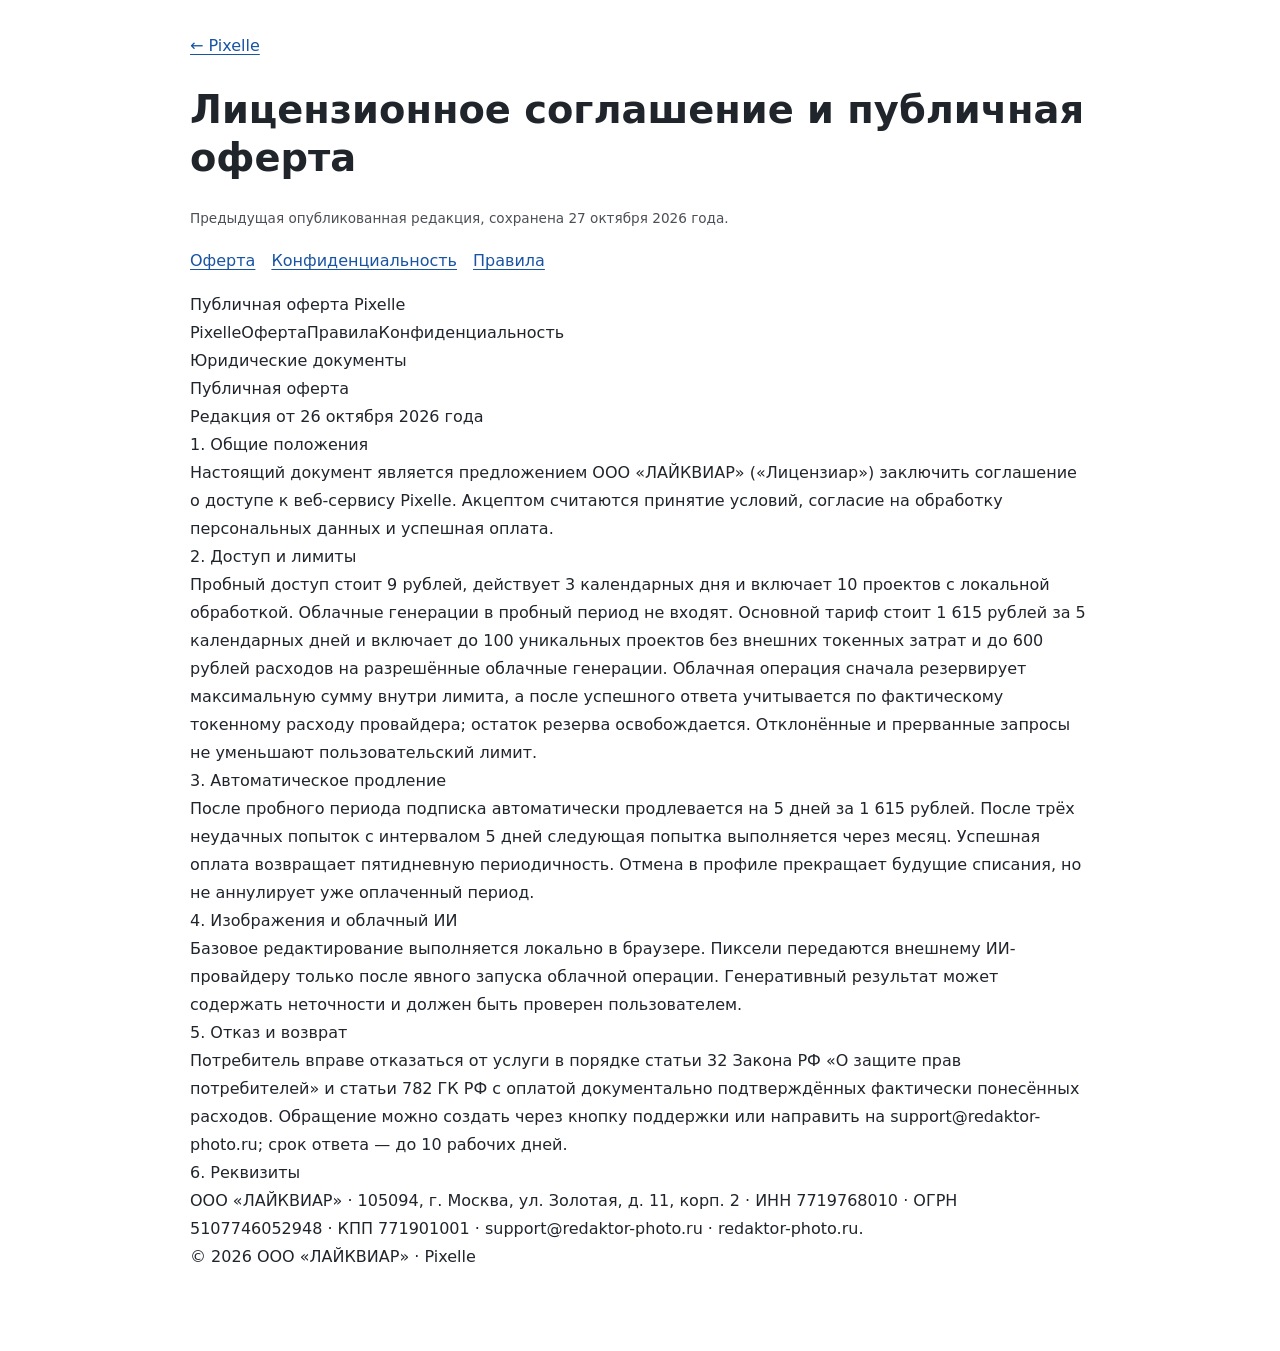
<file: apps/photocraft-web/legal/archive/before-2026-10-27/offer.html>
<!doctype html>
<html lang="ru"><head><meta charset="utf-8"><meta name="viewport" content="width=device-width,initial-scale=1"><meta name="legal-version" content="archived-before-2026-10-27"><title>Предыдущая редакция — Лицензионное соглашение и публичная оферта — Pixelle</title><link rel="stylesheet" href="../../2026-10-27/legal.css"></head><body><main class="legal-text" data-legal-version="archived-before-2026-10-27"><a href="/">← Pixelle</a><h1>Лицензионное соглашение и публичная оферта</h1><p class="legal-version">Предыдущая опубликованная редакция, сохранена 27 октября 2026 года.</p><nav aria-label="Юридические документы"><a href="/offer">Оферта</a><a href="/privacy">Конфиденциальность</a><a href="/rules">Правила</a></nav><div class="legal-archive">Публичная оферта Pixelle
PixelleОфертаПравилаКонфиденциальность
Юридические документы
Публичная оферта
Редакция от 26 октября 2026 года
1. Общие положения
Настоящий документ является предложением ООО «ЛАЙКВИАР» («Лицензиар») заключить соглашение о доступе к веб-сервису Pixelle. Акцептом считаются принятие условий, согласие на обработку персональных данных и успешная оплата.
2. Доступ и лимиты
Пробный доступ стоит 9 рублей, действует 3 календарных дня и включает 10 проектов с локальной обработкой. Облачные генерации в пробный период не входят. Основной тариф стоит 1 615 рублей за 5 календарных дней и включает до 100 уникальных проектов без внешних токенных затрат и до 600 рублей расходов на разрешённые облачные генерации. Облачная операция сначала резервирует максимальную сумму внутри лимита, а после успешного ответа учитывается по фактическому токенному расходу провайдера; остаток резерва освобождается. Отклонённые и прерванные запросы не уменьшают пользовательский лимит.
3. Автоматическое продление
После пробного периода подписка автоматически продлевается на 5 дней за 1 615 рублей. После трёх неудачных попыток с интервалом 5 дней следующая попытка выполняется через месяц. Успешная оплата возвращает пятидневную периодичность. Отмена в профиле прекращает будущие списания, но не аннулирует уже оплаченный период.
4. Изображения и облачный ИИ
Базовое редактирование выполняется локально в браузере. Пиксели передаются внешнему ИИ-провайдеру только после явного запуска облачной операции. Генеративный результат может содержать неточности и должен быть проверен пользователем.
5. Отказ и возврат
Потребитель вправе отказаться от услуги в порядке статьи 32 Закона РФ «О защите прав потребителей» и статьи 782 ГК РФ с оплатой документально подтверждённых фактически понесённых расходов. Обращение можно создать через кнопку поддержки или направить на support@redaktor-photo.ru; срок ответа — до 10 рабочих дней.
6. Реквизиты
ООО «ЛАЙКВИАР» · 105094, г. Москва, ул. Золотая, д. 11, корп. 2 · ИНН 7719768010 · ОГРН 5107746052948 · КПП 771901001 · support@redaktor-photo.ru · redaktor-photo.ru.
© 2026 ООО «ЛАЙКВИАР» · Pixelle</div></main></body></html>
</file>
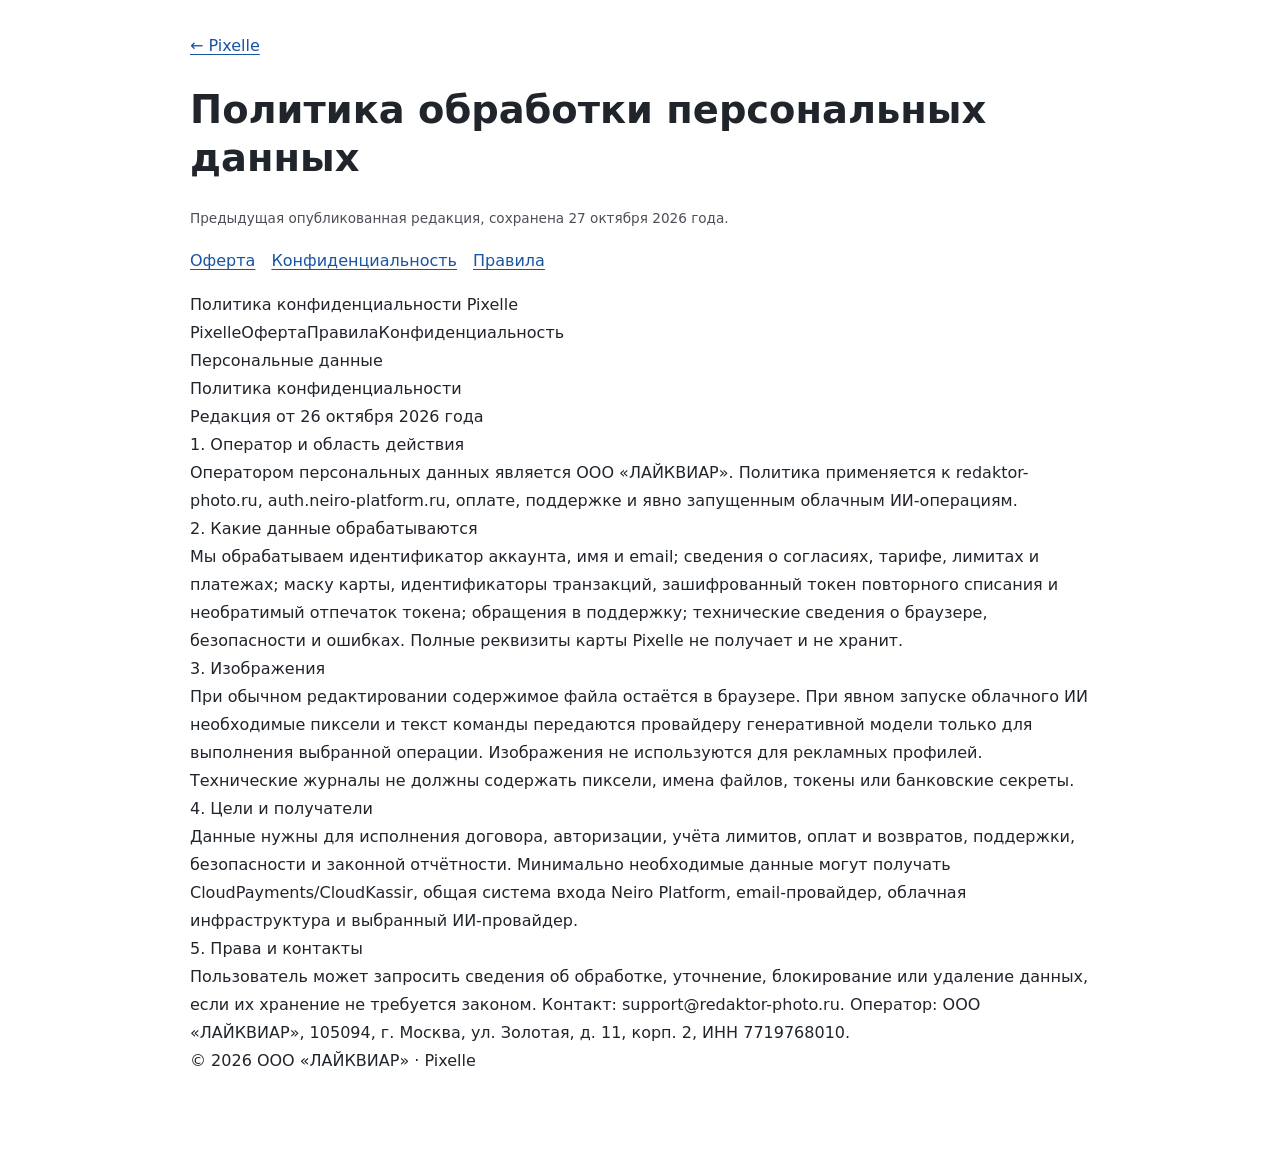
<file: apps/photocraft-web/legal/archive/before-2026-10-27/privacy.html>
<!doctype html>
<html lang="ru"><head><meta charset="utf-8"><meta name="viewport" content="width=device-width,initial-scale=1"><meta name="legal-version" content="archived-before-2026-10-27"><title>Предыдущая редакция — Политика обработки персональных данных — Pixelle</title><link rel="stylesheet" href="../../2026-10-27/legal.css"></head><body><main class="legal-text" data-legal-version="archived-before-2026-10-27"><a href="/">← Pixelle</a><h1>Политика обработки персональных данных</h1><p class="legal-version">Предыдущая опубликованная редакция, сохранена 27 октября 2026 года.</p><nav aria-label="Юридические документы"><a href="/offer">Оферта</a><a href="/privacy">Конфиденциальность</a><a href="/rules">Правила</a></nav><div class="legal-archive">Политика конфиденциальности Pixelle
PixelleОфертаПравилаКонфиденциальность
Персональные данные
Политика конфиденциальности
Редакция от 26 октября 2026 года
1. Оператор и область действия
Оператором персональных данных является ООО «ЛАЙКВИАР». Политика применяется к redaktor-photo.ru, auth.neiro-platform.ru, оплате, поддержке и явно запущенным облачным ИИ-операциям.
2. Какие данные обрабатываются
Мы обрабатываем идентификатор аккаунта, имя и email; сведения о согласиях, тарифе, лимитах и платежах; маску карты, идентификаторы транзакций, зашифрованный токен повторного списания и необратимый отпечаток токена; обращения в поддержку; технические сведения о браузере, безопасности и ошибках. Полные реквизиты карты Pixelle не получает и не хранит.
3. Изображения
При обычном редактировании содержимое файла остаётся в браузере. При явном запуске облачного ИИ необходимые пиксели и текст команды передаются провайдеру генеративной модели только для выполнения выбранной операции. Изображения не используются для рекламных профилей. Технические журналы не должны содержать пиксели, имена файлов, токены или банковские секреты.
4. Цели и получатели
Данные нужны для исполнения договора, авторизации, учёта лимитов, оплат и возвратов, поддержки, безопасности и законной отчётности. Минимально необходимые данные могут получать CloudPayments/CloudKassir, общая система входа Neiro Platform, email-провайдер, облачная инфраструктура и выбранный ИИ-провайдер.
5. Права и контакты
Пользователь может запросить сведения об обработке, уточнение, блокирование или удаление данных, если их хранение не требуется законом. Контакт: support@redaktor-photo.ru. Оператор: ООО «ЛАЙКВИАР», 105094, г. Москва, ул. Золотая, д. 11, корп. 2, ИНН 7719768010.
© 2026 ООО «ЛАЙКВИАР» · Pixelle</div></main></body></html>
</file>
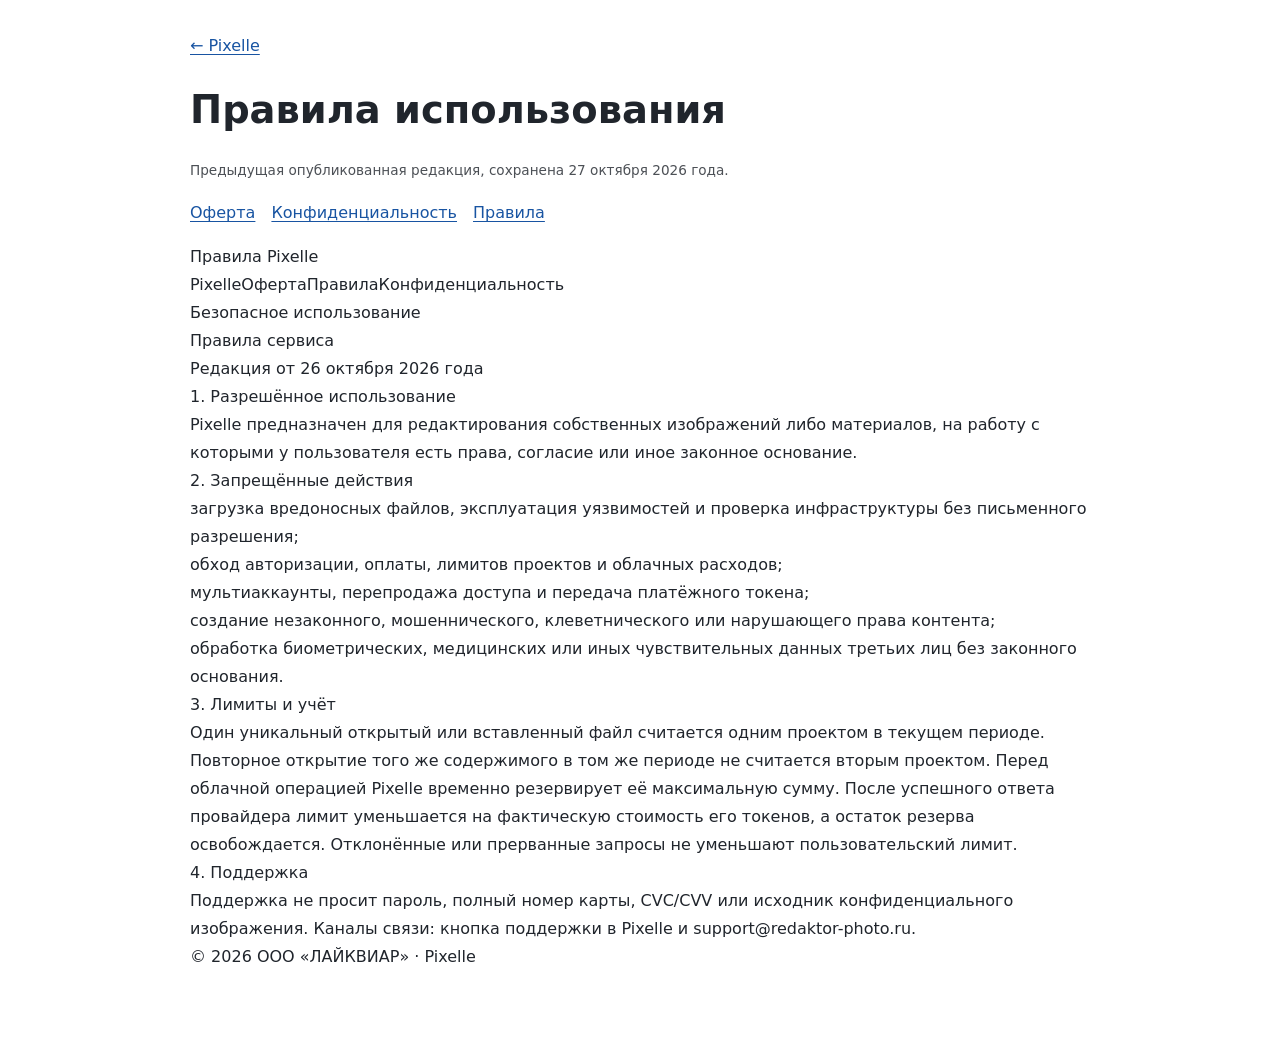
<file: apps/photocraft-web/legal/archive/before-2026-10-27/rules.html>
<!doctype html>
<html lang="ru"><head><meta charset="utf-8"><meta name="viewport" content="width=device-width,initial-scale=1"><meta name="legal-version" content="archived-before-2026-10-27"><title>Предыдущая редакция — Правила использования — Pixelle</title><link rel="stylesheet" href="../../2026-10-27/legal.css"></head><body><main class="legal-text" data-legal-version="archived-before-2026-10-27"><a href="/">← Pixelle</a><h1>Правила использования</h1><p class="legal-version">Предыдущая опубликованная редакция, сохранена 27 октября 2026 года.</p><nav aria-label="Юридические документы"><a href="/offer">Оферта</a><a href="/privacy">Конфиденциальность</a><a href="/rules">Правила</a></nav><div class="legal-archive">Правила Pixelle
PixelleОфертаПравилаКонфиденциальность
Безопасное использование
Правила сервиса
Редакция от 26 октября 2026 года
1. Разрешённое использование
Pixelle предназначен для редактирования собственных изображений либо материалов, на работу с которыми у пользователя есть права, согласие или иное законное основание.
2. Запрещённые действия
загрузка вредоносных файлов, эксплуатация уязвимостей и проверка инфраструктуры без письменного разрешения;
обход авторизации, оплаты, лимитов проектов и облачных расходов;
мультиаккаунты, перепродажа доступа и передача платёжного токена;
создание незаконного, мошеннического, клеветнического или нарушающего права контента;
обработка биометрических, медицинских или иных чувствительных данных третьих лиц без законного основания.
3. Лимиты и учёт
Один уникальный открытый или вставленный файл считается одним проектом в текущем периоде. Повторное открытие того же содержимого в том же периоде не считается вторым проектом. Перед облачной операцией Pixelle временно резервирует её максимальную сумму. После успешного ответа провайдера лимит уменьшается на фактическую стоимость его токенов, а остаток резерва освобождается. Отклонённые или прерванные запросы не уменьшают пользовательский лимит.
4. Поддержка
Поддержка не просит пароль, полный номер карты, CVC/CVV или исходник конфиденциального изображения. Каналы связи: кнопка поддержки в Pixelle и support@redaktor-photo.ru.
© 2026 ООО «ЛАЙКВИАР» · Pixelle</div></main></body></html>
</file>
<file: apps/photocraft-web/commerce.css>
:root {
  color-scheme: dark;
  --px-accent: #b9f227;
  --px-accent-strong: #93d60c;
  --px-panel: #242629;
  --px-panel-2: #191b1e;
  --px-border: #45494f;
  --px-text: #f4f6f7;
  --px-muted: #a8adb4;
}

.px-commerce-layer { position: fixed; inset: 0; z-index: 2147483000; font: 14px/1.45 Inter, ui-sans-serif, system-ui, sans-serif; color: var(--px-text); }
.px-commerce-backdrop { position: absolute; inset: 0; background: rgba(9, 10, 12, .72); backdrop-filter: blur(8px); display: grid; place-items: center; padding: 20px; }
.px-commerce-card { width: min(540px, calc(100vw - 32px)); max-height: calc(100vh - 40px); overflow: auto; border: 1px solid var(--px-border); border-radius: 18px; background: linear-gradient(180deg, #2b2e32, var(--px-panel)); box-shadow: 0 28px 90px rgba(0,0,0,.52); position: relative; }
.px-commerce-stripe { height: 5px; background: linear-gradient(90deg, var(--px-accent), #e4ff95); border-radius: 18px 18px 0 0; }
.px-commerce-head { padding: 28px 30px 18px; }
.px-commerce-head h2 { margin: 0 38px 8px 0; font-size: 28px; line-height: 1.12; letter-spacing: -.025em; }
.px-commerce-head p { margin: 0; color: var(--px-muted); }
.px-commerce-close { position: absolute; top: 18px; right: 18px; width: 34px; height: 34px; border: 1px solid var(--px-border); border-radius: 10px; background: #1c1e21; color: var(--px-text); font-size: 22px; cursor: pointer; }
.px-commerce-body { padding: 0 30px 30px; }
.px-commerce-price { display: flex; align-items: baseline; gap: 9px; margin: 10px 0 20px; }
.px-commerce-price strong { font-size: 38px; letter-spacing: -.04em; }
.px-commerce-price span { color: var(--px-muted); }
.px-commerce-benefits { list-style: none; padding: 0; margin: 0 0 22px; display: grid; gap: 10px; }
.px-commerce-benefits li { display: flex; gap: 10px; }
.px-commerce-benefits li::before { content: ""; width: 9px; height: 9px; margin-top: 6px; flex: none; border-radius: 3px; background: var(--px-accent); box-shadow: 0 0 0 3px rgba(185,242,39,.12); }
.px-commerce-consent { display: grid; gap: 12px; padding: 16px; border: 1px solid #3a3e43; background: #1d1f22; border-radius: 12px; color: #c8ccd1; font-size: 12px; }
.px-commerce-consent label { display: flex; align-items: flex-start; gap: 9px; }
.px-commerce-consent input { margin-top: 2px; accent-color: var(--px-accent-strong); }
.px-commerce-consent a { color: #d8ff78; }
.px-commerce-primary { width: 100%; min-height: 48px; margin-top: 18px; border: 0; border-radius: 12px; background: var(--px-accent); color: #161a0b; font-weight: 750; cursor: pointer; }
.px-commerce-primary:hover { background: #c8ff3f; }
.px-commerce-primary:disabled { cursor: not-allowed; opacity: .42; }
.px-commerce-danger { width: 100%; min-height: 44px; margin-top: 18px; border: 1px solid #8f4f50; border-radius: 12px; background: transparent; color: #ffb7b8; font-weight: 700; cursor: pointer; }
.px-commerce-danger:hover { background: rgba(220, 76, 78, .12); }
.px-commerce-danger:disabled { cursor: not-allowed; opacity: .42; }
.px-commerce-note { margin: 14px 0 0; color: var(--px-muted); font-size: 12px; }
.px-commerce-error { margin: 14px 0 0; padding: 11px 12px; border-radius: 10px; background: rgba(231,76,60,.14); color: #ffc0ba; }
.px-commerce-backdrop .paywall-modal {
  display: flex; width: min(520px, calc(100vw - 32px)); max-height: calc(100dvh - 32px); padding: 0;
  flex-direction: column; overflow: hidden; color: #24262d; background: white; border: 0; border-radius: 20px;
  box-shadow: 0 22px 56px rgba(0, 0, 0, .22);
  font-family: -apple-system, BlinkMacSystemFont, "Segoe UI", Roboto, Arial, sans-serif;
}
.paywall-header { position: relative; min-height: 126px; padding: 22px 56px 20px 24px; flex: 0 0 auto; color: #172006; background: linear-gradient(100deg, #9bd70c 0%, #c8ff3f 54%, #83bd00 100%); }
.paywall-modal .paywall-header h2 { max-width: 440px; margin: 0; color: #172006; font-size: 25px; font-weight: 700; line-height: 31px; letter-spacing: 0; }
.paywall-close { position: absolute; top: 14px; right: 14px; display: grid; width: 36px; height: 36px; padding: 0; place-items: center; color: rgba(23, 32, 6, .72); background: transparent; border: 0; border-radius: 50%; font: 400 28px/1 Arial, sans-serif; cursor: pointer; }
.paywall-close:hover, .paywall-close:focus-visible { color: #172006; background: rgba(255, 255, 255, .28); outline: none; }
.paywall-price-row { display: flex; margin-top: 12px; align-items: center; gap: 10px; }
.paywall-price-row strong { font-size: 20px; }
.paywall-price-row > span:not(.paywall-old-price, .paywall-discount) { font-size: 14px; }
.paywall-old-price { color: rgba(23, 32, 6, .58); font-size: 14px; text-decoration: line-through; }
.paywall-discount { padding: 4px 10px; color: #111; background: white; border-radius: 4px; font-size: 12px; font-weight: 700; }
.paywall-body { display: flex; min-height: 0; padding: 22px 24px 16px; flex: 1 1 auto; flex-direction: column; gap: 18px; overflow-y: auto; }
.paywall-benefits { display: grid; margin: 0; padding: 0; gap: 4px; list-style: none; }
.paywall-benefits li { position: relative; min-height: 24px; padding-left: 28px; color: #4a4a4a; font-size: 14px; line-height: 24px; }
.paywall-benefits li::before { position: absolute; left: 0; content: "✓"; color: #6366f2; font-size: 16px; font-weight: 600; }
.paywall-consent { display: grid; gap: 12px; }
.paywall-modal .paywall-consent label { display: grid; margin: 0; align-items: start; grid-template-columns: 20px minmax(0, 1fr); gap: 12px; color: #94949e; font-size: 11px; line-height: 15px; cursor: pointer; }
.paywall-modal .paywall-consent input { width: 20px; height: 20px; margin: 1px 0 0; accent-color: #6366f2; cursor: pointer; }
.paywall-modal .paywall-consent a { color: #6366f2; text-underline-offset: 2px; }
.paywall-actions { display: grid; padding: 0 24px 16px; flex: 0 0 auto; gap: 10px; background: white; }
.paywall-payment { display: flex; width: 100%; min-height: 52px; padding: 0 18px; align-items: center; justify-content: center; gap: 10px; color: #24262d; border-radius: 12px; font: 600 15px/1.2 -apple-system, BlinkMacSystemFont, "Segoe UI", Roboto, Arial, sans-serif; cursor: pointer; }
.paywall-payment-card { background: #ffdd2d; border: 1px solid #ffdd2d; }
.paywall-payment:disabled { opacity: .42; cursor: not-allowed; }
.paywall-payment-card:not(:disabled):hover { background: #ffd51a; }
.paywall-card-icon { position: relative; width: 24px; height: 18px; border: 2px solid currentColor; border-radius: 4px; }
.paywall-card-icon::after { position: absolute; top: 4px; right: -2px; left: -2px; height: 2px; content: ""; background: currentColor; }
.paywall-note { margin: 0; color: #94949e; font-size: 11px; line-height: 15px; }
.paywall-modal .px-commerce-error { margin: 0; flex: 0 0 auto; color: #a61b15; }
.px-commerce-auth { width: min(480px, calc(100vw - 32px)); height: min(720px, calc(100vh - 40px)); border: 1px solid var(--px-border); border-radius: 18px; overflow: hidden; background: white; position: relative; }
.px-commerce-auth iframe { width: 100%; height: 100%; border: 0; }
.px-commerce-auth .px-commerce-close { z-index: 2; }
.px-commerce-fab { position: fixed; z-index: 2147482000; bottom: 20px; border: 1px solid #4a4f55; background: #24272b; color: white; box-shadow: 0 10px 32px rgba(0,0,0,.38); cursor: pointer; }
.px-commerce-fab:hover { border-color: var(--px-accent); }
#pixelle-pro-button { right: 76px; height: 42px; padding: 0 16px; border-radius: 12px; font-weight: 700; color: #dfff8b; }
#pixelle-support-button { right: 20px; width: 42px; height: 42px; border-radius: 50%; font-size: 19px; }
.px-support-form { display: grid; gap: 12px; }
.px-support-form input, .px-support-form select, .px-support-form textarea { width: 100%; box-sizing: border-box; border: 1px solid #484d53; border-radius: 10px; background: #181a1d; color: white; padding: 11px 12px; font: inherit; }
.px-support-form textarea { min-height: 140px; resize: vertical; }
.px-support-success { padding: 18px; border-radius: 12px; background: rgba(185,242,39,.10); color: #e1ff9b; }
@media (max-width: 620px) {
  .px-commerce-head, .px-commerce-body { padding-left: 20px; padding-right: 20px; }
  #pixelle-pro-button { right: 70px; }
  .px-commerce-backdrop .paywall-modal { width: min(358px, calc(100vw - 32px)); max-height: calc(100dvh - 32px); border-radius: 18px; }
  .paywall-header { min-height: 136px; padding: 20px 52px 16px 20px; }
  .paywall-modal .paywall-header h2 { max-width: 285px; font-size: 23px; line-height: 28px; }
  .paywall-price-row { margin-top: 10px; }
  .paywall-old-price { font-size: 12px; }
  .paywall-discount { padding: 4px 8px; font-size: 11px; }
  .paywall-body { padding: 20px 20px 16px; gap: 18px; }
  .paywall-benefits { gap: 3px; }
  .paywall-benefits li { min-height: 24px; padding-left: 24px; font-size: 13px; line-height: 24px; }
  .paywall-benefits li::before { font-size: 15px; }
  .paywall-modal .paywall-consent label { grid-template-columns: 20px minmax(0, 1fr); gap: 10px; font-size: 11px; line-height: 16px; }
  .paywall-actions { padding: 10px 20px 14px; gap: 8px; }
  .paywall-payment { min-height: 46px; font-size: 13px; }
  .paywall-card-icon { width: 20px; height: 15px; }
}
@media (prefers-reduced-motion: reduce) { .px-commerce-layer * { scroll-behavior: auto !important; } }
</file>
<file: apps/photocraft-web/landing.css>
:root {
  color-scheme: dark;
  --ink: #f1f3ee;
  --muted: #9da39a;
  --surface: #111411;
  --surface-2: #171b18;
  --surface-3: #202521;
  --line: #343a34;
  --accent: #b9f227;
  --accent-ink: #13180b;
}

* { box-sizing: border-box; }
html { scroll-behavior: smooth; background: var(--surface); }
body {
  min-width: 320px;
  margin: 0;
  overflow-x: hidden;
  color: var(--ink);
  background: var(--surface);
  font: 15px/1.55 Inter, ui-sans-serif, -apple-system, BlinkMacSystemFont, "Segoe UI", sans-serif;
}
button, a { font: inherit; }
a { color: inherit; }
button { color: inherit; }

.site-header {
  position: relative;
  z-index: 5;
  display: grid;
  width: min(1440px, calc(100% - 64px));
  min-height: 76px;
  margin: 0 auto;
  align-items: center;
  grid-template-columns: 1fr auto 1fr;
  border-bottom: 1px solid var(--line);
}
.brand { display: inline-flex; width: max-content; align-items: center; gap: 10px; text-decoration: none; font-size: 18px; font-weight: 760; letter-spacing: -.02em; }
.brand img { image-rendering: pixelated; }
.site-nav { display: flex; align-items: center; gap: 28px; color: #c7ccc5; font-size: 13px; }
.site-nav a { text-decoration: none; }
.site-nav button, .header-access { padding: 0; border: 0; background: transparent; cursor: pointer; }
.site-nav a:hover, .site-nav button:hover, .header-access:hover { color: var(--accent); }
.header-access { justify-self: end; min-height: 38px; padding: 0 18px; border: 1px solid #5c645c; }
.header-access:focus-visible, .site-nav a:focus-visible, .site-nav button:focus-visible { outline: 2px solid var(--accent); outline-offset: 4px; }

main { overflow: hidden; }
.hero {
  position: relative;
  display: grid;
  width: min(1440px, calc(100% - 64px));
  min-height: 720px;
  margin: 0 auto;
  padding: 84px 0 96px;
  align-items: center;
  grid-template-columns: minmax(360px, .82fr) minmax(580px, 1.18fr);
  gap: 64px;
}
.hero::before { position: absolute; top: 0; bottom: 0; left: 42%; width: 1px; content: ""; background: #242924; }
.hero-copy { position: relative; z-index: 1; max-width: 620px; }
.eyebrow, .section-heading > p, .final-cta > p { margin: 0 0 28px; color: #aeb5ab; font: 700 11px/1.2 ui-monospace, SFMono-Regular, Menlo, monospace; letter-spacing: .16em; text-transform: uppercase; }
.eyebrow { display: flex; align-items: center; gap: 12px; }
.eyebrow span { width: 8px; height: 8px; background: var(--accent); }
h1 { max-width: 760px; margin: 0; font-size: clamp(52px, 5.25vw, 82px); font-weight: 690; line-height: .98; letter-spacing: -.055em; }
h1 em { color: var(--accent); font-style: normal; }
.hero-lead { max-width: 570px; margin: 32px 0 0; color: #b9beb7; font-size: 18px; line-height: 1.65; }
.hero-actions { display: flex; margin-top: 36px; align-items: center; gap: 20px; }
.primary-action { display: inline-flex; min-height: 54px; padding: 0 18px 0 22px; align-items: center; justify-content: space-between; gap: 32px; border: 0; background: var(--accent); color: var(--accent-ink); font-weight: 780; cursor: pointer; }
.primary-action:hover { background: #d1ff58; }
.primary-action:focus-visible { outline: 2px solid white; outline-offset: 4px; }
.primary-action:disabled { cursor: wait; opacity: .58; }
.primary-action span:last-child { font-size: 21px; }
.entry-error { max-width: 520px; margin: 16px 0 0; padding-left: 12px; border-left: 2px solid #ff705c; color: #ffb3a8; font-size: 13px; }
.hero-facts { display: grid; margin: 54px 0 0; padding: 0; grid-template-columns: repeat(3, 1fr); border-top: 1px solid var(--line); list-style: none; }
.hero-facts li { display: grid; min-height: 88px; padding: 17px 16px 12px 0; align-content: start; gap: 2px; border-right: 1px solid var(--line); }
.hero-facts li + li { padding-left: 16px; }
.hero-facts li:last-child { border-right: 0; }
.hero-facts strong { color: var(--ink); font: 760 22px/1.2 ui-monospace, SFMono-Regular, Menlo, monospace; }
.hero-facts span { color: #828980; font-size: 11px; }

.product-stage { position: relative; z-index: 1; min-width: 0; }
.stage-mark { margin: 0 0 12px 22px; color: #7d857c; font: 700 10px/1 ui-monospace, SFMono-Regular, Menlo, monospace; letter-spacing: .12em; }
.editor-frame { overflow: hidden; border: 1px solid #4a504a; background: #252925; box-shadow: 20px 24px 0 #0b0d0b; }
.editor-topbar { display: flex; height: 34px; padding: 0 12px; align-items: center; gap: 14px; color: #aeb3ae; background: #3a3e3a; font-size: 9px; }
.editor-topbar b { margin-left: auto; margin-right: auto; color: #eceeeb; font-size: 10px; }
.mini-logo { display: grid; width: 18px; height: 18px; place-items: center; color: #152000; background: var(--accent); font-weight: 900; }
.editor-options { display: flex; height: 34px; padding: 0 13px; align-items: center; gap: 10px; color: #a7ada6; border-bottom: 1px solid #161816; background: #303430; }
.editor-options span { width: 14px; height: 14px; border: 1px solid #949a93; }
.editor-options i { width: 36px; height: 15px; border: 1px solid #555b55; background: #272b27; }
.editor-options small { font-size: 8px; }
.editor-body { display: grid; height: 520px; grid-template-columns: 36px minmax(0, 1fr) 138px; }
.editor-tools { display: grid; padding: 12px 9px; align-content: start; gap: 14px; border-right: 1px solid #161816; background: #2e322e; }
.editor-tools i { width: 17px; height: 17px; border: 1px solid #858b84; }
.editor-tools i:nth-child(3) { border-color: var(--accent); box-shadow: inset 0 0 0 2px #2e322e, 0 0 0 1px var(--accent); }
.editor-canvas { position: relative; display: grid; min-width: 0; padding: 36px 28px; place-items: center; overflow: hidden; background-color: #1e211e; background-image: linear-gradient(45deg, #272b27 25%, transparent 25%), linear-gradient(-45deg, #272b27 25%, transparent 25%), linear-gradient(45deg, transparent 75%, #272b27 75%), linear-gradient(-45deg, transparent 75%, #272b27 75%); background-position: 0 0, 0 8px, 8px -8px, -8px 0; background-size: 16px 16px; }
.editor-canvas svg { display: block; width: 100%; height: auto; max-height: 100%; border: 1px solid #171917; box-shadow: 0 12px 34px rgba(0, 0, 0, .3); }
.canvas-tag { position: absolute; right: 12px; bottom: 14px; display: grid; padding: 10px 12px; gap: 1px; border-left: 3px solid var(--accent); background: #111511; }
.canvas-tag b { font-size: 10px; }
.canvas-tag span { color: #8e958c; font-size: 8px; }
.editor-panels { padding: 11px 9px; border-left: 1px solid #161816; background: #303430; }
.panel-title { display: flex; padding: 0 2px 9px; justify-content: space-between; color: #858c85; font-size: 8px; border-bottom: 1px solid #4a504a; }
.panel-title b { color: #eef0ed; }
.layer-row { display: grid; min-height: 38px; padding: 6px 4px; align-items: center; grid-template-columns: 24px 1fr auto; gap: 6px; color: #b9beb8; font-size: 8px; border-bottom: 1px solid #444944; }
.layer-row.active { margin: 0 -3px; padding-right: 7px; padding-left: 7px; background: #485047; }
.layer-row i { width: 22px; height: 22px; background: #778077; }
.layer-row:nth-child(3) i { background: #c6a17d; }
.layer-row:nth-child(4) i { background: #777c74; }
.layer-row small { color: #8f968f; }

.workflow, .capabilities { width: min(1440px, calc(100% - 64px)); margin: 0 auto; padding: 104px 0; border-top: 1px solid var(--line); }
.section-heading { display: grid; grid-template-columns: 1fr 2fr; gap: 32px; }
.section-heading h2 { max-width: 760px; margin: 0; font-size: clamp(38px, 4vw, 62px); font-weight: 640; line-height: 1.05; letter-spacing: -.045em; }
.workflow-list { display: grid; margin: 72px 0 0; padding: 0; grid-template-columns: repeat(3, 1fr); border-top: 1px solid var(--line); list-style: none; }
.workflow-list li { display: grid; min-height: 220px; padding: 22px 28px 26px 0; grid-template-columns: 48px 1fr; gap: 16px; border-right: 1px solid var(--line); }
.workflow-list li + li { padding-left: 28px; }
.workflow-list li:last-child { border-right: 0; }
.workflow-list > li > span, .capability-grid article > span { color: var(--accent); font: 700 11px/1.2 ui-monospace, SFMono-Regular, Menlo, monospace; }
.workflow h3, .capabilities h3 { margin: 0 0 12px; font-size: 21px; letter-spacing: -.02em; }
.workflow p, .capabilities p { margin: 0; color: #969d94; }
.capability-grid { display: grid; margin-top: 72px; grid-template-columns: repeat(2, 1fr); border-top: 1px solid var(--line); border-left: 1px solid var(--line); }
.capability-grid article { min-height: 250px; padding: 28px; border-right: 1px solid var(--line); border-bottom: 1px solid var(--line); }
.capability-grid article > span { display: block; margin-bottom: 56px; }
.capability-grid h3 { font-size: 25px; }
.capability-grid p { max-width: 520px; }

.final-cta { display: grid; width: min(1440px, calc(100% - 64px)); min-height: 480px; margin: 0 auto 72px; padding: 72px; align-content: center; justify-items: start; background: var(--accent); color: var(--accent-ink); }
.final-cta > p { color: #44501b; }
.final-cta h2 { margin: 0 0 42px; font-size: clamp(46px, 5.5vw, 84px); font-weight: 690; line-height: .98; letter-spacing: -.055em; }
.final-cta .primary-action { border: 1px solid #19200d; background: #151b0b; color: #eef8d4; }
.final-cta .primary-action:hover { background: #283810; }

.site-footer { display: flex; width: min(1440px, calc(100% - 64px)); min-height: 110px; margin: 0 auto; align-items: center; justify-content: space-between; color: #7f867d; font-size: 12px; border-top: 1px solid var(--line); }
.site-footer > div, .site-footer nav { display: flex; align-items: center; gap: 18px; }
.site-footer b { color: #dfe3dd; }
.site-footer a { text-decoration: none; }
.site-footer button { padding: 0; color: inherit; border: 0; background: transparent; cursor: pointer; }
.site-footer a:hover, .site-footer button:hover { color: var(--accent); }

@media (max-width: 1120px) {
  .site-header, .hero, .workflow, .capabilities, .final-cta, .site-footer { width: min(100% - 40px, 920px); }
  .hero { min-height: auto; padding-top: 64px; grid-template-columns: 1fr; }
  .hero::before { display: none; }
  .hero-copy { max-width: 760px; }
  .product-stage { max-width: 880px; }
  .editor-body { height: 500px; }
  .section-heading { grid-template-columns: 180px 1fr; }
}

@media (max-width: 760px) {
  .site-header, .hero, .workflow, .capabilities, .final-cta, .site-footer { width: min(100% - 32px, 640px); }
  .site-header { min-height: 66px; grid-template-columns: 1fr auto; }
  .site-nav { display: none; }
  .hero { padding: 56px 0 72px; gap: 44px; }
  h1 { font-size: clamp(44px, 14vw, 66px); }
  .hero-lead { font-size: 16px; }
  .hero-actions { align-items: flex-start; flex-direction: column; }
  .hero-facts { margin-top: 42px; }
  .hero-facts strong { font-size: 18px; }
  .editor-frame { box-shadow: 10px 12px 0 #0b0d0b; }
  .editor-topbar span:not(.mini-logo), .editor-options small { display: none; }
  .editor-body { height: 340px; grid-template-columns: 28px minmax(0, 1fr); }
  .editor-panels { display: none; }
  .editor-tools { padding: 10px 6px; gap: 10px; }
  .editor-tools i { width: 14px; height: 14px; }
  .editor-canvas { padding: 22px 12px; }
  .canvas-tag { display: none; }
  .workflow, .capabilities { padding: 72px 0; }
  .section-heading { grid-template-columns: 1fr; gap: 0; }
  .workflow-list { margin-top: 48px; grid-template-columns: 1fr; }
  .workflow-list li { min-height: 0; padding: 24px 0; border-right: 0; border-bottom: 1px solid var(--line); }
  .workflow-list li + li { padding-left: 0; }
  .capability-grid { margin-top: 48px; grid-template-columns: 1fr; }
  .capability-grid article { min-height: 220px; padding: 24px; }
  .capability-grid article > span { margin-bottom: 40px; }
  .final-cta { min-height: 420px; margin-bottom: 40px; padding: 40px 24px; }
  .site-footer { padding: 28px 0; align-items: flex-start; flex-direction: column; gap: 26px; }
  .site-footer > div { flex-wrap: wrap; }
  .site-footer nav { align-items: flex-start; flex-direction: column; gap: 10px; }
}

@media (prefers-reduced-motion: reduce) { html { scroll-behavior: auto; } }
</file>
<file: apps/photocraft-web/pixelle-legal.css>
:root { color-scheme: dark; --accent: #d7ff3f; --bg: #11151a; --panel: #1b2026; --text: #f3f5f6; --muted: #a8b0b8; --line: #323943; }
* { box-sizing: border-box; }
body { margin: 0; background: radial-gradient(circle at 16% 0, #25301d 0, transparent 28rem), var(--bg); color: var(--text); font: 16px/1.65 Inter, ui-sans-serif, system-ui, sans-serif; }
header, main, footer { width: min(880px, calc(100% - 32px)); margin-inline: auto; }
header { display: flex; align-items: center; justify-content: space-between; min-height: 76px; border-bottom: 1px solid var(--line); }
.brand { display: inline-flex; align-items: center; gap: 11px; color: var(--text); text-decoration: none; font-weight: 800; letter-spacing: -.02em; }
.brand img { width: 34px; height: 34px; border-radius: 8px; }
nav { display: flex; gap: 14px; flex-wrap: wrap; }
nav a, main a { color: var(--accent); }
main { padding: 64px 0 72px; }
.eyebrow { color: var(--accent); font-size: 12px; font-weight: 800; letter-spacing: .16em; text-transform: uppercase; }
h1 { margin: 8px 0 12px; font-size: clamp(36px, 6vw, 64px); line-height: 1; letter-spacing: -.045em; }
.date { color: var(--muted); }
article { margin-top: 36px; padding: clamp(24px, 5vw, 48px); border: 1px solid var(--line); border-top: 5px solid var(--accent); border-radius: 18px; background: color-mix(in srgb, var(--panel) 94%, transparent); box-shadow: 0 24px 80px rgba(0,0,0,.32); }
h2 { margin-top: 34px; font-size: 21px; letter-spacing: -.015em; }
h2:first-child { margin-top: 0; }
li + li { margin-top: 8px; }
footer { padding: 24px 0 40px; border-top: 1px solid var(--line); color: var(--muted); font-size: 13px; }
@media (max-width: 620px) { header { align-items: flex-start; flex-direction: column; justify-content: center; gap: 10px; padding: 14px 0; } main { padding-top: 42px; } }

.legal-text{font:16px/1.75 system-ui,-apple-system,sans-serif;color:inherit;overflow-wrap:anywhere}.legal-text h2{font-size:1.3em;line-height:1.35;margin:2.3em 0 .8em;scroll-margin-top:24px}.legal-text p{margin:.9em 0}.legal-text a{color:var(--accent,#1854a2);text-decoration:underline;text-underline-offset:3px}.legal-text .legal-table{max-width:100%;overflow:auto;margin:1.5em 0}.legal-text table{border-collapse:collapse;min-width:520px;width:100%;font-size:.9em}.legal-text th,.legal-text td{border:1px solid #89939f;padding:12px;text-align:left;vertical-align:top}.legal-text th{background:rgba(127,127,127,.1)}.legal-text .legal-version{font-size:.85em;opacity:.8}.legal-text nav{display:flex;gap:16px;flex-wrap:wrap;margin:16px 0}.legal-text li{margin:.5em 0}.legal-text details{border:1px solid #89939f;border-radius:8px;padding:12px 16px;margin:24px 0}.legal-text summary{cursor:pointer;font-weight:600}
</file>
<file: apps/photocraft-web/legal/2026-10-27/legal.css>
body{margin:0;background:#fff;color:#20252c}main{max-width:900px;margin:0 auto;padding:32px 24px 80px}h1{font-size:clamp(1.7rem,5vw,2.4rem);line-height:1.25}.legal-archive{white-space:pre-wrap}.legal-text{font:16px/1.75 system-ui,-apple-system,sans-serif;color:inherit;overflow-wrap:anywhere}.legal-text h2{font-size:1.3em;line-height:1.35;margin:2.3em 0 .8em;scroll-margin-top:24px}.legal-text p{margin:.9em 0}.legal-text a{color:var(--accent,#1854a2);text-decoration:underline;text-underline-offset:3px}.legal-text .legal-table{max-width:100%;overflow:auto;margin:1.5em 0}.legal-text table{border-collapse:collapse;min-width:520px;width:100%;font-size:.9em}.legal-text th,.legal-text td{border:1px solid #89939f;padding:12px;text-align:left;vertical-align:top}.legal-text th{background:rgba(127,127,127,.1)}.legal-text .legal-version{font-size:.85em;opacity:.8}.legal-text nav{display:flex;gap:16px;flex-wrap:wrap;margin:16px 0}.legal-text li{margin:.5em 0}.legal-text details{border:1px solid #89939f;border-radius:8px;padding:12px 16px;margin:24px 0}.legal-text summary{cursor:pointer;font-weight:600}@media print{nav,details,.legal-version a{display:none}main{max-width:none;padding:0}h2{break-after:avoid}tr{break-inside:avoid}}
</file>
